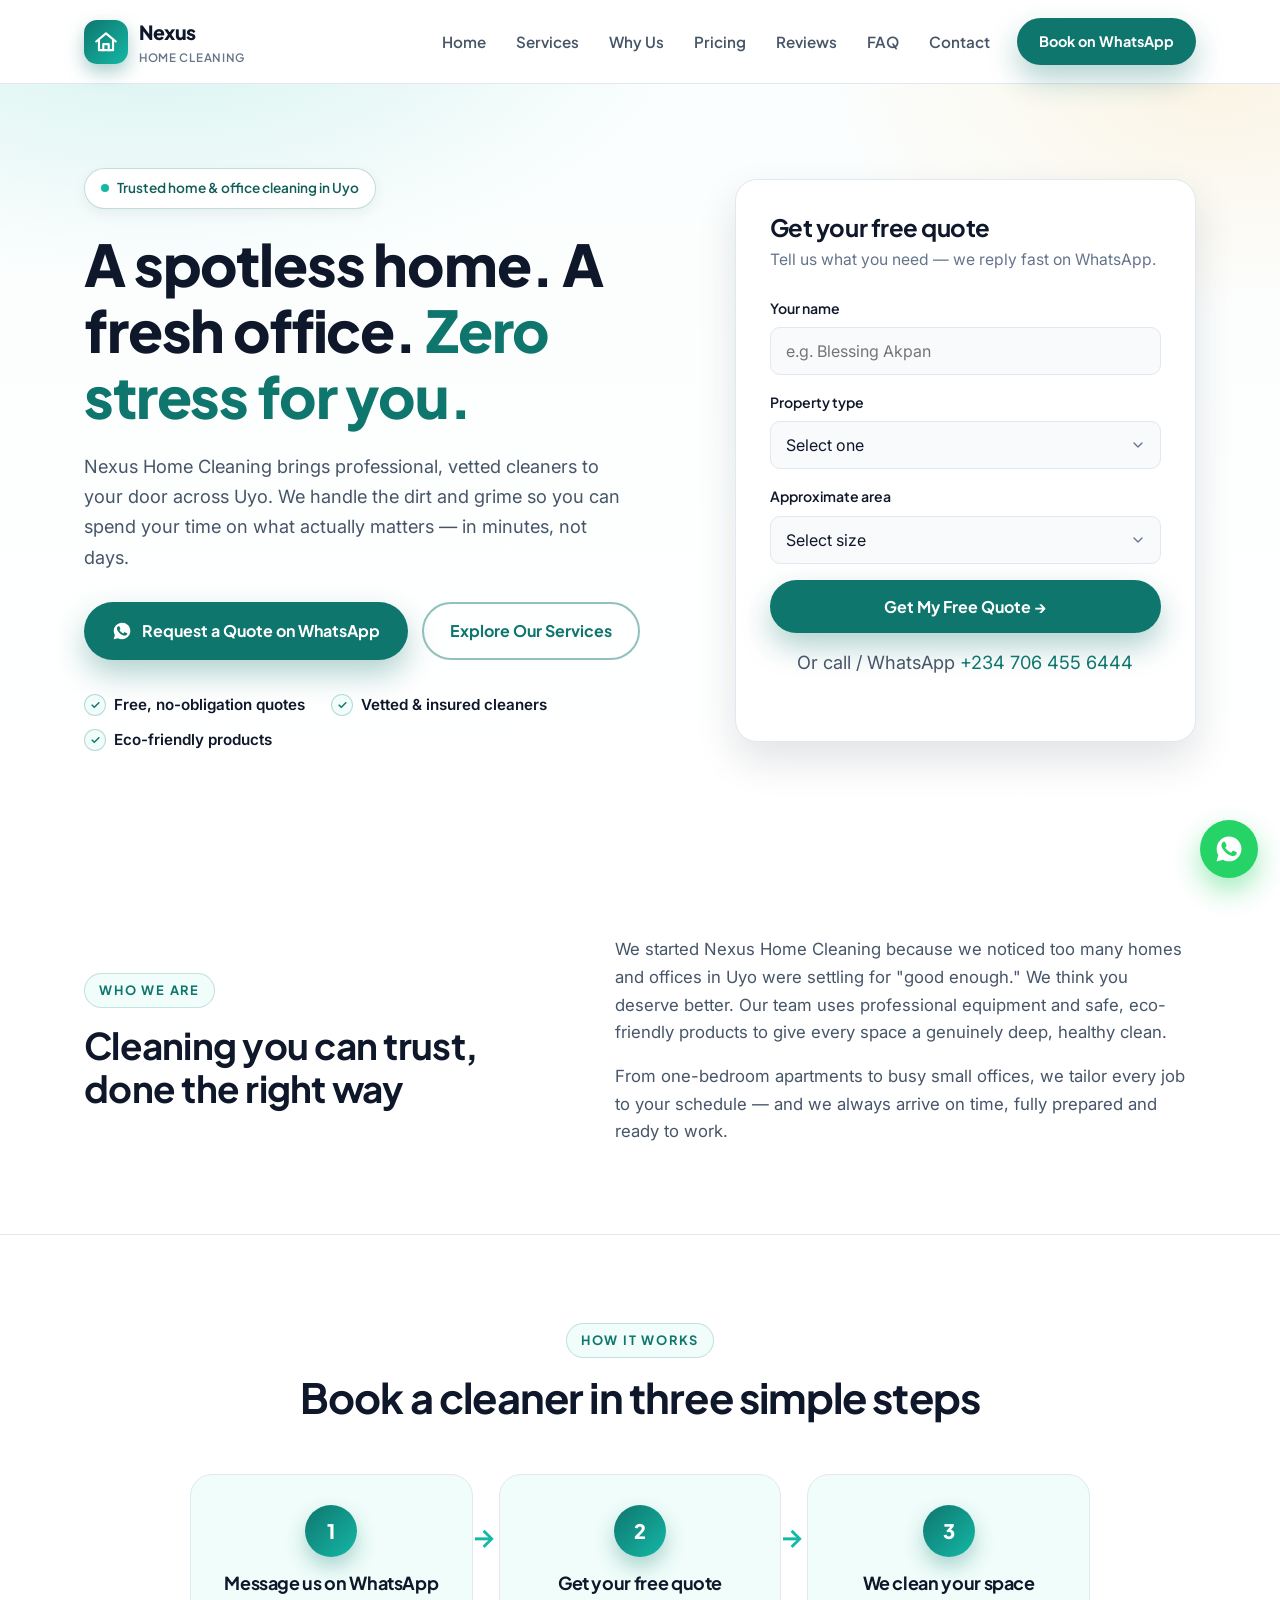
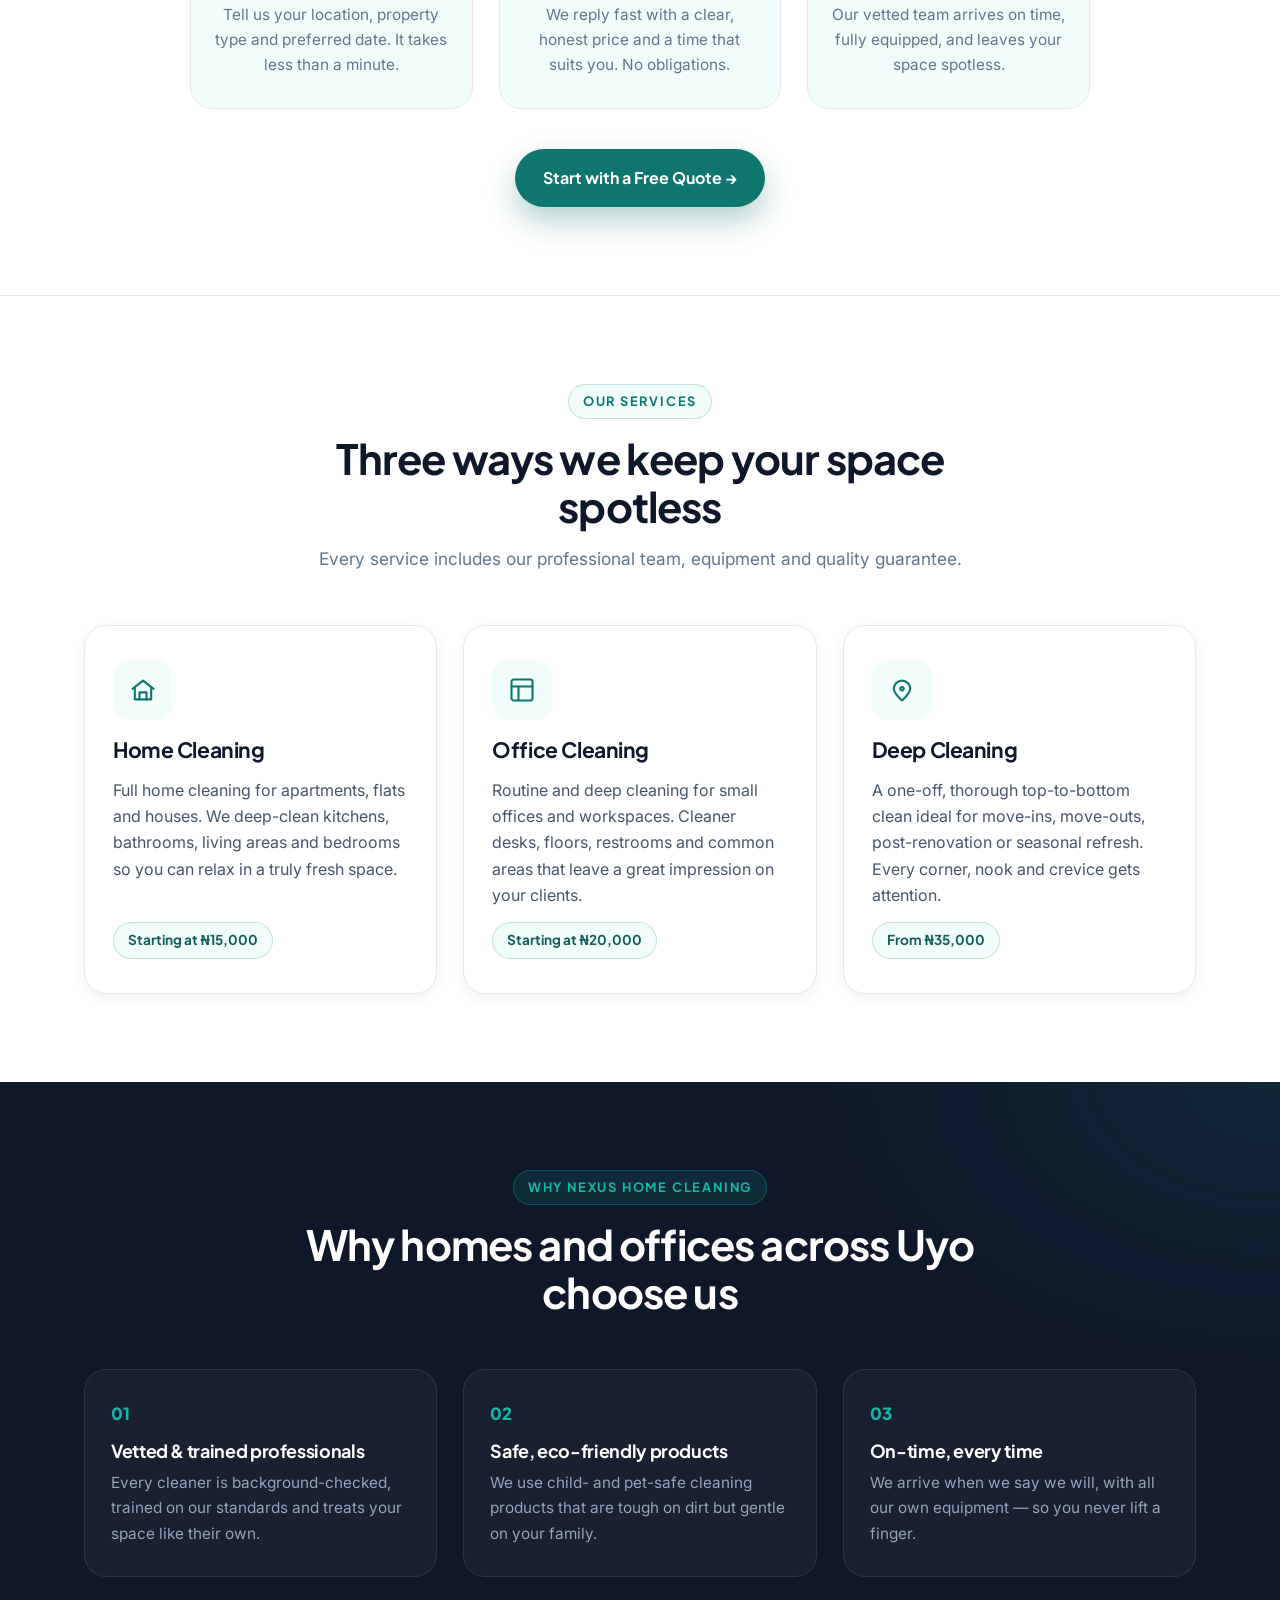
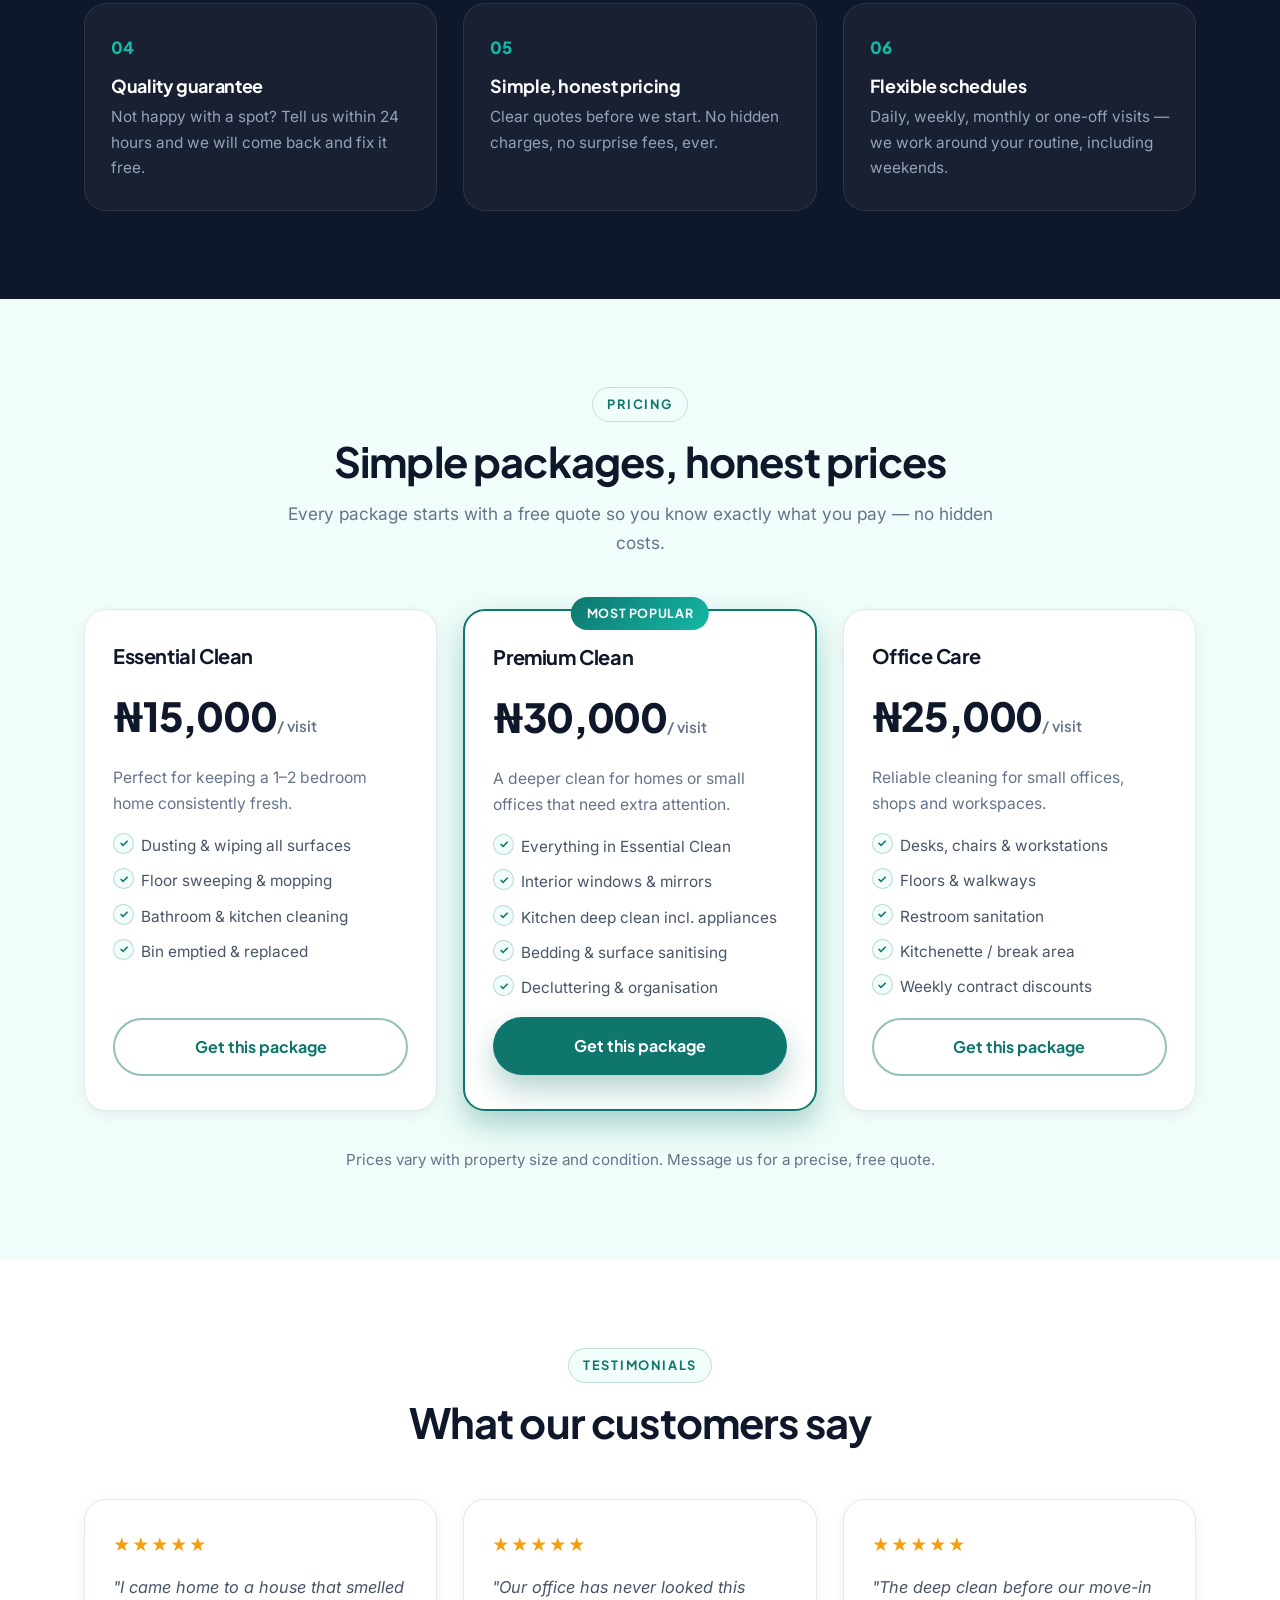
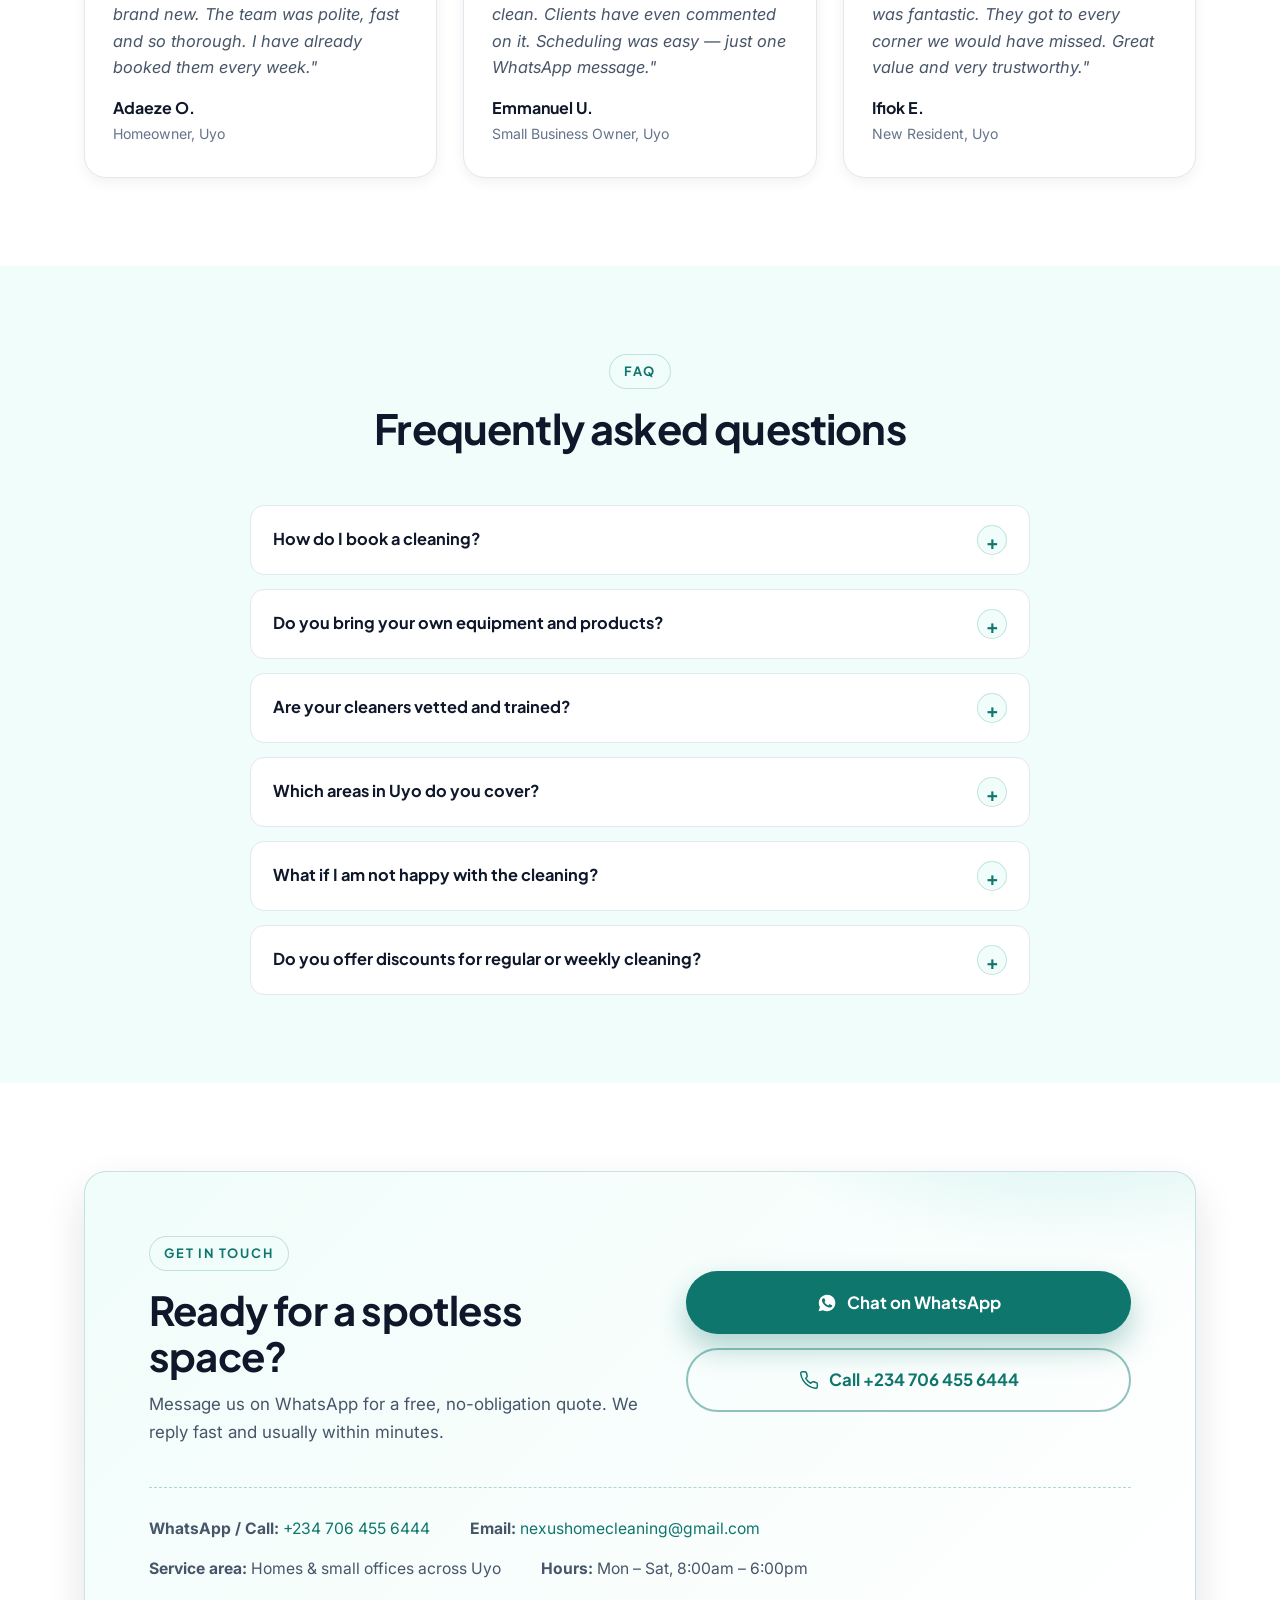
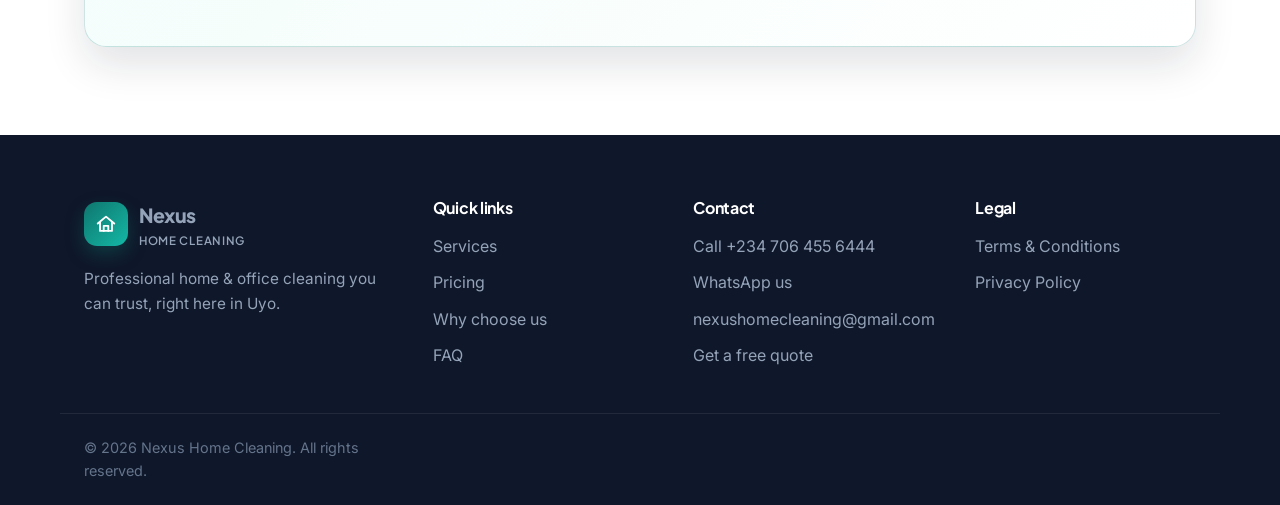
<file: index.html>
<!DOCTYPE html>
<html lang="en">
<head>
  <meta charset="UTF-8" />
  <meta name="viewport" content="width=device-width, initial-scale=1.0" />
  <meta name="description" content="Nexus Home Cleaning delivers reliable home and office cleaning in Uyo. Book instantly on WhatsApp and get a free quote. Call or WhatsApp +234 706 455 6444." />
  <title>Nexus Home Cleaning | Trusted Home &amp; Office Cleaning in Uyo</title>
  <link rel="icon" type="image/svg+xml" href="favicon.svg" />
  <meta property="og:type" content="website" />
  <meta property="og:site_name" content="Nexus Home Cleaning" />
  <meta property="og:title" content="Nexus Home Cleaning | Trusted Home &amp; Office Cleaning in Uyo" />
  <meta property="og:description" content="Professional home and office cleaning in Uyo. Vetted cleaners, eco-friendly products and free quotes — book instantly on WhatsApp." />
  <meta property="og:url" content="https://Woneynavy.github.io/nexus/" />
  <meta property="og:image" content="https://Woneynavy.github.io/nexus/favicon.svg" />
  <meta name="theme-color" content="#0f766e" />
  <link rel="preconnect" href="https://fonts.googleapis.com" />
  <link rel="preconnect" href="https://fonts.gstatic.com" crossorigin />
  <link href="https://fonts.googleapis.com/css2?family=Plus+Jakarta+Sans:wght@400;500;600;700;800&family=Inter:wght@400;500;600&display=swap" rel="stylesheet" />
  <link rel="stylesheet" href="styles.css" />
</head>
<body>

  <!-- ===== Header / Navigation ===== -->
  <header class="site-header" id="siteHeader">
    <div class="container nav-wrap">
      <a href="#home" class="brand" aria-label="Nexus Home Cleaning home">
        <span class="brand-mark" aria-hidden="true">
          <svg viewBox="0 0 24 24" width="26" height="26" fill="none" stroke="currentColor" stroke-width="2" stroke-linecap="round" stroke-linejoin="round">
            <path d="M3 11.5 12 4l9 7.5" />
            <path d="M5.5 10v9.5h13V10" />
            <path d="M9.5 19.5V14h5v5.5" />
          </svg>
        </span>
        <span class="brand-text">Nexus<span>Home Cleaning</span></span>
      </a>

      <button class="nav-toggle" id="navToggle" aria-label="Toggle navigation" aria-expanded="false" aria-controls="primaryNav">
        <span></span><span></span><span></span>
      </button>

      <nav class="primary-nav" id="primaryNav" aria-label="Main navigation">
        <a href="#home" class="nav-link">Home</a>
        <a href="#services" class="nav-link">Services</a>
        <a href="#why-us" class="nav-link">Why Us</a>
        <a href="#pricing" class="nav-link">Pricing</a>
        <a href="#testimonials" class="nav-link">Reviews</a>
        <a href="#faq" class="nav-link">FAQ</a>
        <a href="#contact" class="nav-link">Contact</a>
        <a href="https://wa.me/2347064556444?text=Hello%20Nexus%20Home%20Cleaning!%20I%20would%20like%20to%20request%20a%20quote%20for%20cleaning%20services." class="btn btn-primary btn-sm nav-cta" target="_blank" rel="noopener">
          Book on WhatsApp
        </a>
      </nav>
    </div>
  </header>

  <main>

    <!-- ===== Hero ===== -->
    <section class="hero" id="home">
      <div class="container hero-grid">
        <div class="hero-content">
          <span class="badge">Trusted home &amp; office cleaning in Uyo</span>
          <h1>A spotless home. A fresh office. <span>Zero stress for you.</span></h1>
          <p>
            Nexus Home Cleaning brings professional, vetted cleaners to your
            door across Uyo. We handle the dirt and grime so you can spend your
            time on what actually matters — in minutes, not days.
          </p>
          <div class="hero-actions">
            <a href="https://wa.me/2347064556444?text=Hello%20Nexus%20Home%20Cleaning!%20I%20would%20like%20to%20request%20a%20quote%20for%20cleaning%20services." class="btn btn-primary" target="_blank" rel="noopener">
              <svg viewBox="0 0 24 24" width="20" height="20" fill="currentColor" aria-hidden="true"><path d="M12.04 2C6.58 2 2.13 6.45 2.13 11.91c0 1.75.46 3.45 1.32 4.95L2 22l5.25-1.38c1.45.79 3.08 1.21 4.79 1.21h.01c5.46 0 9.91-4.45 9.91-9.91 0-2.65-1.03-5.14-2.9-7.01A9.82 9.82 0 0 0 12.04 2zm5.83 14.12c-.25.7-1.45 1.33-2 1.38-.51.05-1.16.07-1.87-.12-.43-.12-.99-.32-1.7-.63-3.01-1.3-4.97-4.33-5.12-4.53-.15-.2-1.22-1.63-1.22-3.1 0-1.47.77-2.2 1.05-2.5.27-.3.6-.37.8-.37.2 0 .4 0 .57.01.18.01.43-.07.67.51.25.6.85 2.07.92 2.22.08.15.13.33.03.53-.1.2-.15.32-.3.5-.15.18-.32.4-.45.53-.15.15-.31.32-.13.63.18.3.79 1.3 1.7 2.11 1.17 1.04 2.15 1.36 2.46 1.51.3.15.48.13.66-.08.18-.2.76-.88.96-1.19.2-.3.4-.25.67-.15.28.1 1.75.83 2.05.98.3.15.5.22.57.35.08.12.08.73-.17 1.43z"/></svg>
              Request a Quote on WhatsApp
            </a>
            <a href="#services" class="btn btn-outline">Explore Our Services</a>
          </div>
          <ul class="hero-trust">
            <li><span class="check">&#10003;</span> Free, no-obligation quotes</li>
            <li><span class="check">&#10003;</span> Vetted &amp; insured cleaners</li>
            <li><span class="check">&#10003;</span> Eco-friendly products</li>
          </ul>
        </div>

        <div class="hero-card">
          <div class="hero-card-head">
            <h2>Get your free quote</h2>
            <p>Tell us what you need — we reply fast on WhatsApp.</p>
          </div>
          <form id="quoteForm" class="quote-form" novalidate>
            <div class="field">
              <label for="qName">Your name</label>
              <input type="text" id="qName" name="name" placeholder="e.g. Blessing Akpan" required />
            </div>
            <div class="field">
              <label for="qType">Property type</label>
              <select id="qType" name="type" required>
                <option value="" disabled selected>Select one</option>
                <option value="Home">Home</option>
                <option value="Small Office">Small Office</option>
                <option value="Deep Clean">Deep Clean (one-off)</option>
              </select>
            </div>
            <div class="field">
              <label for="qArea">Approximate area</label>
              <select id="qArea" name="area" required>
                <option value="" disabled selected>Select size</option>
                <option value="1-2 Bedroom">1–2 Bedrooms</option>
                <option value="3-4 Bedrooms">3–4 Bedrooms</option>
                <option value="Small Office">Small Office</option>
                <option value="Not sure">Not sure yet</option>
              </select>
            </div>
            <button type="submit" class="btn btn-primary btn-block">
              Get My Free Quote &rarr;
            </button>
            <p class="form-note">Or call / WhatsApp <a href="tel:+2347064556444">+234 706 455 6444</a></p>
          </form>
        </div>
      </div>
    </section>

    <!-- ===== Intro / About ===== -->
    <section class="section intro">
      <div class="container intro-grid">
        <div>
          <span class="section-label">Who we are</span>
          <h2>Cleaning you can trust, done the right way</h2>
        </div>
        <div>
          <p>
            We started Nexus Home Cleaning because we noticed too many homes and
            offices in Uyo were settling for "good enough." We think you deserve
            better. Our team uses professional equipment and safe, eco-friendly
            products to give every space a genuinely deep, healthy clean.
          </p>
          <p>
            From one-bedroom apartments to busy small offices, we tailor every
            job to your schedule — and we always arrive on time, fully prepared
            and ready to work.
          </p>
        </div>
      </div>
    </section>

    <!-- ===== How it works ===== -->
    <section class="section how" id="how-it-works">
      <div class="container">
        <div class="section-head">
          <span class="section-label">How it works</span>
          <h2>Book a cleaner in three simple steps</h2>
        </div>

        <div class="steps-grid">
          <div class="step">
            <span class="step-num">1</span>
            <h3>Message us on WhatsApp</h3>
            <p>Tell us your location, property type and preferred date. It takes less than a minute.</p>
          </div>
          <div class="step">
            <span class="step-num">2</span>
            <h3>Get your free quote</h3>
            <p>We reply fast with a clear, honest price and a time that suits you. No obligations.</p>
          </div>
          <div class="step">
            <span class="step-num">3</span>
            <h3>We clean your space</h3>
            <p>Our vetted team arrives on time, fully equipped, and leaves your space spotless.</p>
          </div>
        </div>

        <p class="steps-cta">
          <a href="https://wa.me/2347064556444?text=Hello%20Nexus%20Home%20Cleaning!%20I%20would%20like%20to%20request%20a%20quote%20for%20cleaning%20services." class="btn btn-primary" target="_blank" rel="noopener">Start with a Free Quote &rarr;</a>
        </p>
      </div>
    </section>

    <!-- ===== Services ===== -->
    <section class="section services" id="services">
      <div class="container">
        <div class="section-head">
          <span class="section-label">Our services</span>
          <h2>Three ways we keep your space spotless</h2>
          <p>Every service includes our professional team, equipment and quality guarantee.</p>
        </div>

        <div class="cards-grid">
          <article class="service-card">
            <div class="card-icon" aria-hidden="true">
              <svg viewBox="0 0 24 24" width="28" height="28" fill="none" stroke="currentColor" stroke-width="1.8" stroke-linecap="round" stroke-linejoin="round"><path d="M3 11l9-7 9 7"/><path d="M5 10v10h14V10"/><path d="M9 20v-6h6v6"/></svg>
            </div>
            <h3>Home Cleaning</h3>
            <p>Full home cleaning for apartments, flats and houses. We deep-clean kitchens, bathrooms, living areas and bedrooms so you can relax in a truly fresh space.</p>
            <span class="card-tag">Starting at &#8358;15,000</span>
          </article>

          <article class="service-card">
            <div class="card-icon" aria-hidden="true">
              <svg viewBox="0 0 24 24" width="28" height="28" fill="none" stroke="currentColor" stroke-width="1.8" stroke-linecap="round" stroke-linejoin="round"><rect x="3" y="3" width="18" height="18" rx="2"/><path d="M3 9h18"/><path d="M9 21V9"/></svg>
            </div>
            <h3>Office Cleaning</h3>
            <p>Routine and deep cleaning for small offices and workspaces. Cleaner desks, floors, restrooms and common areas that leave a great impression on your clients.</p>
            <span class="card-tag">Starting at &#8358;20,000</span>
          </article>

          <article class="service-card">
            <div class="card-icon" aria-hidden="true">
              <svg viewBox="0 0 24 24" width="28" height="28" fill="none" stroke="currentColor" stroke-width="1.8" stroke-linecap="round" stroke-linejoin="round"><path d="M12 21c-4-3.5-7-6.6-7-10a7 7 0 0 1 14 0c0 3.4-3 6.5-7 10z"/><path d="M12 9.5a1.5 1.5 0 1 0 0 3 1.5 1.5 0 0 0 0-3z"/></svg>
            </div>
            <h3>Deep Cleaning</h3>
            <p>A one-off, thorough top-to-bottom clean ideal for move-ins, move-outs, post-renovation or seasonal refresh. Every corner, nook and crevice gets attention.</p>
            <span class="card-tag">From &#8358;35,000</span>
          </article>
        </div>
      </div>
    </section>

    <!-- ===== Why Choose Us ===== -->
    <section class="section why" id="why-us">
      <div class="container">
        <div class="section-head">
          <span class="section-label">Why Nexus Home Cleaning</span>
          <h2>Why homes and offices across Uyo choose us</h2>
        </div>

        <div class="features-grid">
          <div class="feature">
            <span class="feature-num">01</span>
            <h3>Vetted &amp; trained professionals</h3>
            <p>Every cleaner is background-checked, trained on our standards and treats your space like their own.</p>
          </div>
          <div class="feature">
            <span class="feature-num">02</span>
            <h3>Safe, eco-friendly products</h3>
            <p>We use child- and pet-safe cleaning products that are tough on dirt but gentle on your family.</p>
          </div>
          <div class="feature">
            <span class="feature-num">03</span>
            <h3>On-time, every time</h3>
            <p>We arrive when we say we will, with all our own equipment — so you never lift a finger.</p>
          </div>
          <div class="feature">
            <span class="feature-num">04</span>
            <h3>Quality guarantee</h3>
            <p>Not happy with a spot? Tell us within 24 hours and we will come back and fix it free.</p>
          </div>
          <div class="feature">
            <span class="feature-num">05</span>
            <h3>Simple, honest pricing</h3>
            <p>Clear quotes before we start. No hidden charges, no surprise fees, ever.</p>
          </div>
          <div class="feature">
            <span class="feature-num">06</span>
            <h3>Flexible schedules</h3>
            <p>Daily, weekly, monthly or one-off visits — we work around your routine, including weekends.</p>
          </div>
        </div>
      </div>
    </section>

    <!-- ===== Pricing ===== -->
    <section class="section pricing" id="pricing">
      <div class="container">
        <div class="section-head">
          <span class="section-label">Pricing</span>
          <h2>Simple packages, honest prices</h2>
          <p>Every package starts with a free quote so you know exactly what you pay — no hidden costs.</p>
        </div>

        <div class="cards-grid">
          <article class="price-card">
            <h3>Essential Clean</h3>
            <div class="price">&#8358;15,000<span>/ visit</span></div>
            <p class="price-desc">Perfect for keeping a 1–2 bedroom home consistently fresh.</p>
            <ul class="price-list">
              <li>Dusting &amp; wiping all surfaces</li>
              <li>Floor sweeping &amp; mopping</li>
              <li>Bathroom &amp; kitchen cleaning</li>
              <li>Bin emptied &amp; replaced</li>
            </ul>
            <a href="https://wa.me/2347064556444?text=Hello%20Nexus%20Home%20Cleaning!%20I%27m%20interested%20in%20the%20Essential%20Clean%20package%20(%E2%82%A6%2015%2C000).%20Please%20send%20me%20a%20quote." class="btn btn-outline btn-block" target="_blank" rel="noopener">Get this package</a>
          </article>

          <article class="price-card featured">
            <span class="featured-badge">Most Popular</span>
            <h3>Premium Clean</h3>
            <div class="price">&#8358;30,000<span>/ visit</span></div>
            <p class="price-desc">A deeper clean for homes or small offices that need extra attention.</p>
            <ul class="price-list">
              <li>Everything in Essential Clean</li>
              <li>Interior windows &amp; mirrors</li>
              <li>Kitchen deep clean incl. appliances</li>
              <li>Bedding &amp; surface sanitising</li>
              <li>Decluttering &amp; organisation</li>
            </ul>
            <a href="https://wa.me/2347064556444?text=Hello%20Nexus%20Home%20Cleaning!%20I%27m%20interested%20in%20the%20Premium%20Clean%20package%20(%E2%82%A6%2030%2C000).%20Please%20send%20me%20a%20quote." class="btn btn-primary btn-block" target="_blank" rel="noopener">Get this package</a>
          </article>

          <article class="price-card">
            <h3>Office Care</h3>
            <div class="price">&#8358;25,000<span>/ visit</span></div>
            <p class="price-desc">Reliable cleaning for small offices, shops and workspaces.</p>
            <ul class="price-list">
              <li>Desks, chairs &amp; workstations</li>
              <li>Floors &amp; walkways</li>
              <li>Restroom sanitation</li>
              <li>Kitchenette / break area</li>
              <li>Weekly contract discounts</li>
            </ul>
            <a href="https://wa.me/2347064556444?text=Hello%20Nexus%20Home%20Cleaning!%20I%27m%20interested%20in%20the%20Office%20Care%20package%20(%E2%82%A6%2025%2C000).%20Please%20send%20me%20a%20quote." class="btn btn-outline btn-block" target="_blank" rel="noopener">Get this package</a>
          </article>
        </div>

        <p class="pricing-note">Prices vary with property size and condition. Message us for a precise, free quote.</p>
      </div>
    </section>

    <!-- ===== Testimonials ===== -->
    <section class="section testimonials" id="testimonials">
      <div class="container">
        <div class="section-head">
          <span class="section-label">Testimonials</span>
          <h2>What our customers say</h2>
        </div>

        <div class="testimonial-grid">
          <figure class="testimonial">
            <div class="stars" aria-label="5 out of 5 stars">&#9733;&#9733;&#9733;&#9733;&#9733;</div>
            <blockquote>"I came home to a house that smelled brand new. The team was polite, fast and so thorough. I have already booked them every week."</blockquote>
            <figcaption><strong>Adaeze O.</strong><span>Homeowner, Uyo</span></figcaption>
          </figure>

          <figure class="testimonial">
            <div class="stars" aria-label="5 out of 5 stars">&#9733;&#9733;&#9733;&#9733;&#9733;</div>
            <blockquote>"Our office has never looked this clean. Clients have even commented on it. Scheduling was easy — just one WhatsApp message."</blockquote>
            <figcaption><strong>Emmanuel U.</strong><span>Small Business Owner, Uyo</span></figcaption>
          </figure>

          <figure class="testimonial">
            <div class="stars" aria-label="5 out of 5 stars">&#9733;&#9733;&#9733;&#9733;&#9733;</div>
            <blockquote>"The deep clean before our move-in was fantastic. They got to every corner we would have missed. Great value and very trustworthy."</blockquote>
            <figcaption><strong>Ifiok E.</strong><span>New Resident, Uyo</span></figcaption>
          </figure>
        </div>
      </div>
    </section>

    <!-- ===== FAQ ===== -->
    <section class="section faq" id="faq">
      <div class="container">
        <div class="section-head">
          <span class="section-label">FAQ</span>
          <h2>Frequently asked questions</h2>
        </div>

        <div class="faq-list">
          <details class="faq-item">
            <summary>How do I book a cleaning?</summary>
            <div class="faq-answer">
              <p>Simply tap the WhatsApp button, tell us your address, property size and preferred date, and we will send you a free quote within minutes. You can also call or WhatsApp us directly on <a href="https://wa.me/2347064556444">+234 706 455 6444</a>.</p>
            </div>
          </details>

          <details class="faq-item">
            <summary>Do you bring your own equipment and products?</summary>
            <div class="faq-answer">
              <p>Yes. Our team arrives fully equipped with professional tools and eco-friendly, child- and pet-safe cleaning products. All you need to do is unlock the door.</p>
            </div>
          </details>

          <details class="faq-item">
            <summary>Are your cleaners vetted and trained?</summary>
            <div class="faq-answer">
              <p>Absolutely. Every member of our team is background-checked, trained on our cleaning standards and supervised on first-time jobs to ensure quality.</p>
            </div>
          </details>

          <details class="faq-item">
            <summary>Which areas in Uyo do you cover?</summary>
            <div class="faq-answer">
              <p>We currently serve homes and small offices across Uyo and surrounding areas, including Uyo Town, Itiam, Nsukara, Atiku Abasi Road, Ikot Ekpene Road and environs. Message us to confirm your location.</p>
            </div>
          </details>

          <details class="faq-item">
            <summary>What if I am not happy with the cleaning?</summary>
            <div class="faq-answer">
              <p>Your satisfaction is guaranteed. If anything is not up to standard, let us know within 24 hours and we will return to fix it at no extra cost.</p>
            </div>
          </details>

          <details class="faq-item">
            <summary>Do you offer discounts for regular or weekly cleaning?</summary>
            <div class="faq-answer">
              <p>Yes! Customers who book weekly or monthly packages enjoy discounted rates. Ask us on WhatsApp for our current recurring plans and save on every visit.</p>
            </div>
          </details>
        </div>
      </div>
    </section>

    <!-- ===== Contact / CTA ===== -->
    <section class="section contact" id="contact">
      <div class="container">
        <div class="contact-card">
          <div>
            <span class="section-label">Get in touch</span>
            <h2>Ready for a spotless space?</h2>
            <p>Message us on WhatsApp for a free, no-obligation quote. We reply fast and usually within minutes.</p>
          </div>
          <div class="contact-actions">
            <a href="https://wa.me/2347064556444?text=Hello%20Nexus%20Home%20Cleaning!%20I%20would%20like%20to%20request%20a%20quote%20for%20cleaning%20services." class="btn btn-primary btn-lg" target="_blank" rel="noopener">
              <svg viewBox="0 0 24 24" width="20" height="20" fill="currentColor" aria-hidden="true"><path d="M12.04 2C6.58 2 2.13 6.45 2.13 11.91c0 1.75.46 3.45 1.32 4.95L2 22l5.25-1.38c1.45.79 3.08 1.21 4.79 1.21h.01c5.46 0 9.91-4.45 9.91-9.91 0-2.65-1.03-5.14-2.9-7.01A9.82 9.82 0 0 0 12.04 2zm5.83 14.12c-.25.7-1.45 1.33-2 1.38-.51.05-1.16.07-1.87-.12-.43-.12-.99-.32-1.7-.63-3.01-1.3-4.97-4.33-5.12-4.53-.15-.2-1.22-1.63-1.22-3.1 0-1.47.77-2.2 1.05-2.5.27-.3.6-.37.8-.37.2 0 .4 0 .57.01.18.01.43-.07.67.51.25.6.85 2.07.92 2.22.08.15.13.33.03.53-.1.2-.15.32-.3.5-.15.18-.32.4-.45.53-.15.15-.31.32-.13.63.18.3.79 1.3 1.7 2.11 1.17 1.04 2.15 1.36 2.46 1.51.3.15.48.13.66-.08.18-.2.76-.88.96-1.19.2-.3.4-.25.67-.15.28.1 1.75.83 2.05.98.3.15.5.22.57.35.08.12.08.73-.17 1.43z"/></svg>
              Chat on WhatsApp
            </a>
            <a href="tel:+2347064556444" class="btn btn-outline btn-lg">
              <svg viewBox="0 0 24 24" width="20" height="20" fill="none" stroke="currentColor" stroke-width="1.8" stroke-linecap="round" stroke-linejoin="round" aria-hidden="true"><path d="M22 16.92v3a2 2 0 0 1-2.18 2 19.79 19.79 0 0 1-8.63-3.07 19.5 19.5 0 0 1-6-6A19.79 19.79 0 0 1 2.08 4.18 2 2 0 0 1 4.06 2h3a2 2 0 0 1 2 1.72c.13.96.36 1.9.7 2.81a2 2 0 0 1-.45 2.11L8.09 9.91a16 16 0 0 0 6 6l1.27-1.27a2 2 0 0 1 2.11-.45c.91.34 1.85.57 2.81.7A2 2 0 0 1 22 16.92z"/></svg>
              Call +234 706 455 6444
            </a>
          </div>
          <div class="contact-details">
            <p><strong>WhatsApp / Call:</strong> <a href="tel:+2347064556444">+234 706 455 6444</a></p>
            <p><strong>Email:</strong> <a href="mailto:nexushomecleaning@gmail.com">nexushomecleaning@gmail.com</a></p>
            <p><strong>Service area:</strong> Homes &amp; small offices across Uyo</p>
            <p><strong>Hours:</strong> Mon – Sat, 8:00am – 6:00pm</p>
          </div>
        </div>
      </div>
    </section>
  </main>

  <!-- ===== Footer ===== -->
  <footer class="site-footer">
    <div class="container footer-grid">
      <div>
        <a href="#home" class="brand brand-footer">
          <span class="brand-mark" aria-hidden="true">
            <svg viewBox="0 0 24 24" width="22" height="22" fill="none" stroke="currentColor" stroke-width="2" stroke-linecap="round" stroke-linejoin="round">
              <path d="M3 11.5 12 4l9 7.5" />
              <path d="M5.5 10v9.5h13V10" />
              <path d="M9.5 19.5V14h5v5.5" />
            </svg>
          </span>
          <span class="brand-text">Nexus<span>Home Cleaning</span></span>
        </a>
        <p>Professional home &amp; office cleaning you can trust, right here in Uyo.</p>
      </div>
      <div>
        <h4>Quick links</h4>
        <ul>
          <li><a href="#services">Services</a></li>
          <li><a href="#pricing">Pricing</a></li>
          <li><a href="#why-us">Why choose us</a></li>
          <li><a href="#faq">FAQ</a></li>
        </ul>
      </div>
      <div>
        <h4>Contact</h4>
        <ul>
          <li><a href="tel:+2347064556444">Call +234 706 455 6444</a></li>
          <li><a href="https://wa.me/2347064556444" target="_blank" rel="noopener">WhatsApp us</a></li>
          <li><a href="mailto:nexushomecleaning@gmail.com">nexushomecleaning@gmail.com</a></li>
          <li><a href="#contact">Get a free quote</a></li>
        </ul>
      </div>
      <div>
        <h4>Legal</h4>
        <ul>
          <li><a href="terms.html">Terms &amp; Conditions</a></li>
          <li><a href="privacy.html">Privacy Policy</a></li>
        </ul>
      </div>
    </div>
    <div class="container footer-bottom">
      <p>&copy; 2026 Nexus Home Cleaning. All rights reserved.</p>
    </div>
  </footer>

  <!-- ===== Floating WhatsApp button ===== -->
  <a href="https://wa.me/2347064556444?text=Hello%20Nexus%20Home%20Cleaning!%20I%20would%20like%20to%20request%20a%20quote%20for%20cleaning%20services." class="whatsapp-float" target="_blank" rel="noopener" aria-label="Chat with us on WhatsApp">
    <svg viewBox="0 0 24 24" width="30" height="30" fill="currentColor" aria-hidden="true"><path d="M12.04 2C6.58 2 2.13 6.45 2.13 11.91c0 1.75.46 3.45 1.32 4.95L2 22l5.25-1.38c1.45.79 3.08 1.21 4.79 1.21h.01c5.46 0 9.91-4.45 9.91-9.91 0-2.65-1.03-5.14-2.9-7.01A9.82 9.82 0 0 0 12.04 2zm5.83 14.12c-.25.7-1.45 1.33-2 1.38-.51.05-1.16.07-1.87-.12-.43-.12-.99-.32-1.7-.63-3.01-1.3-4.97-4.33-5.12-4.53-.15-.2-1.22-1.63-1.22-3.1 0-1.47.77-2.2 1.05-2.5.27-.3.6-.37.8-.37.2 0 .4 0 .57.01.18.01.43-.07.67.51.25.6.85 2.07.92 2.22.08.15.13.33.03.53-.1.2-.15.32-.3.5-.15.18-.32.4-.45.53-.15.15-.31.32-.13.63.18.3.79 1.3 1.7 2.11 1.17 1.04 2.15 1.36 2.46 1.51.3.15.48.13.66-.08.18-.2.76-.88.96-1.19.2-.3.4-.25.67-.15.28.1 1.75.83 2.05.98.3.15.5.22.57.35.08.12.08.73-.17 1.43z"/></svg>
  </a>

  <script src="script.js"></script>
</body>
</html>
</file>
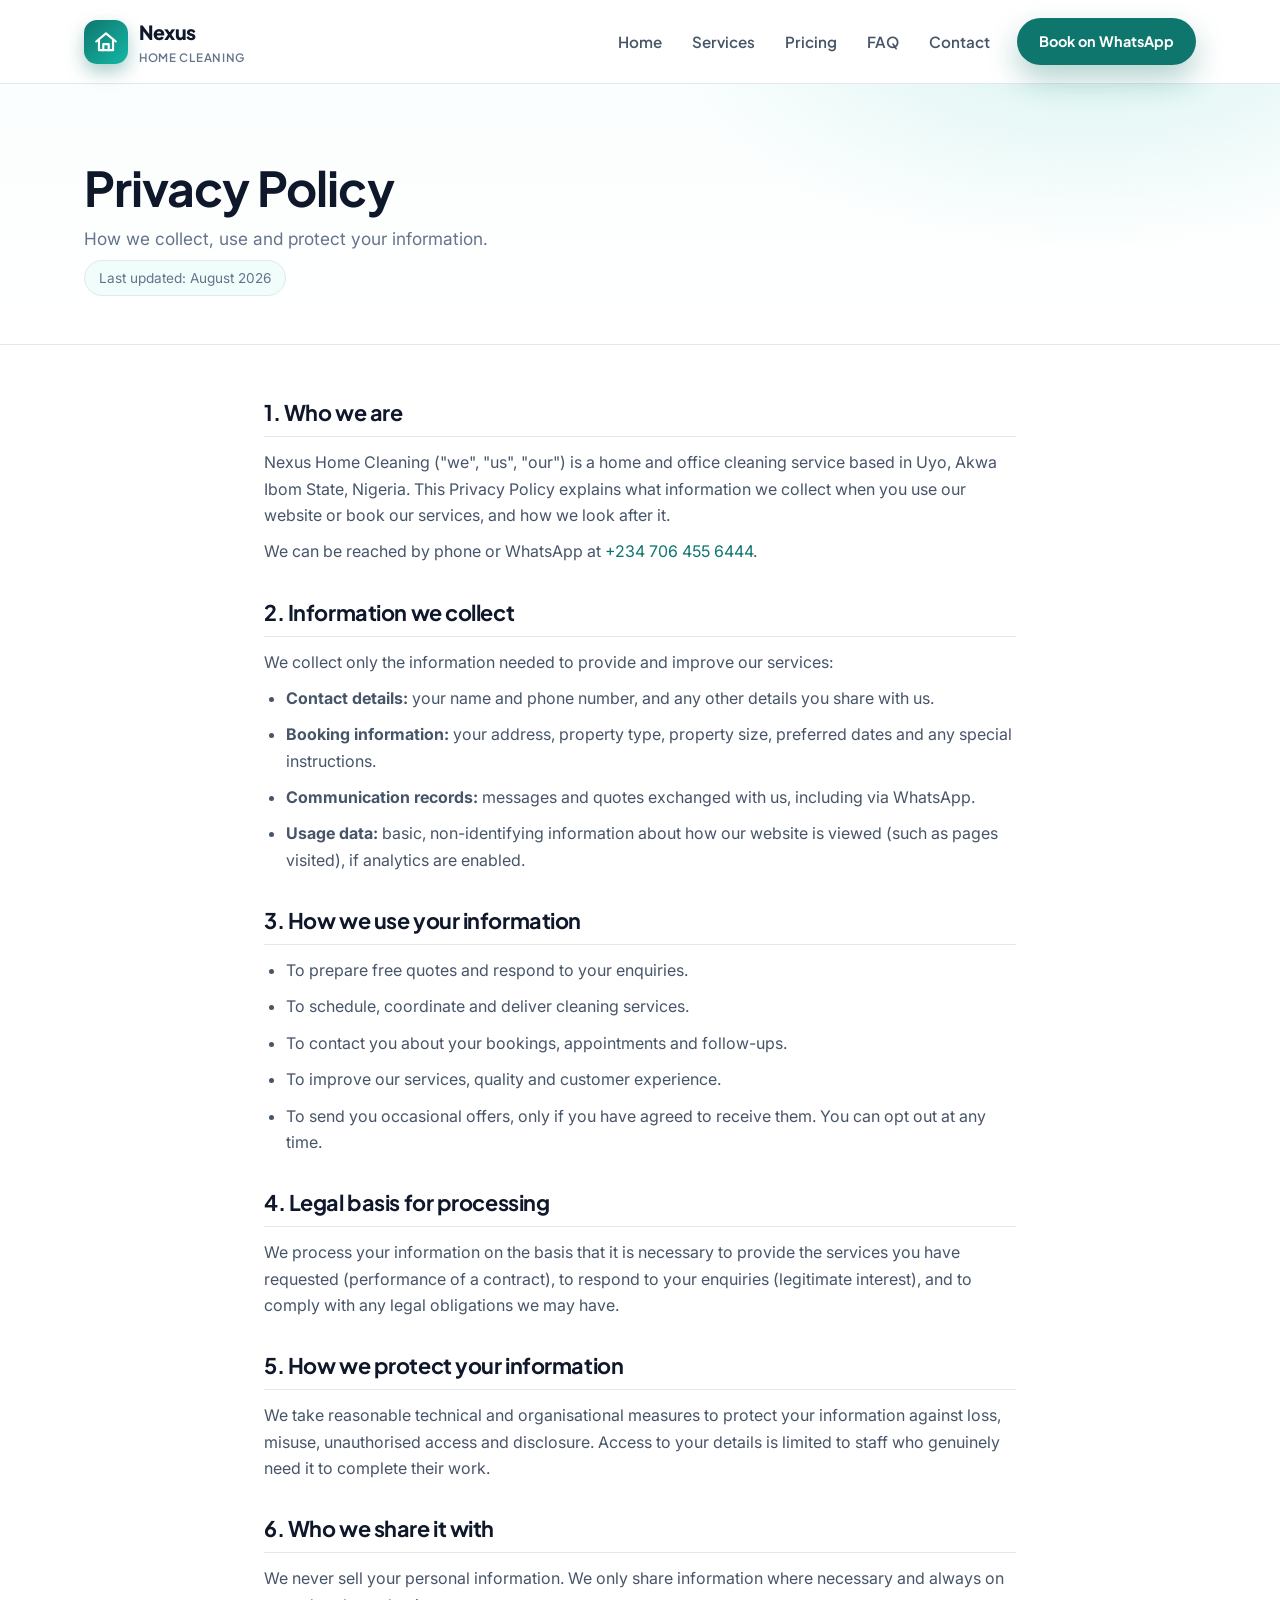
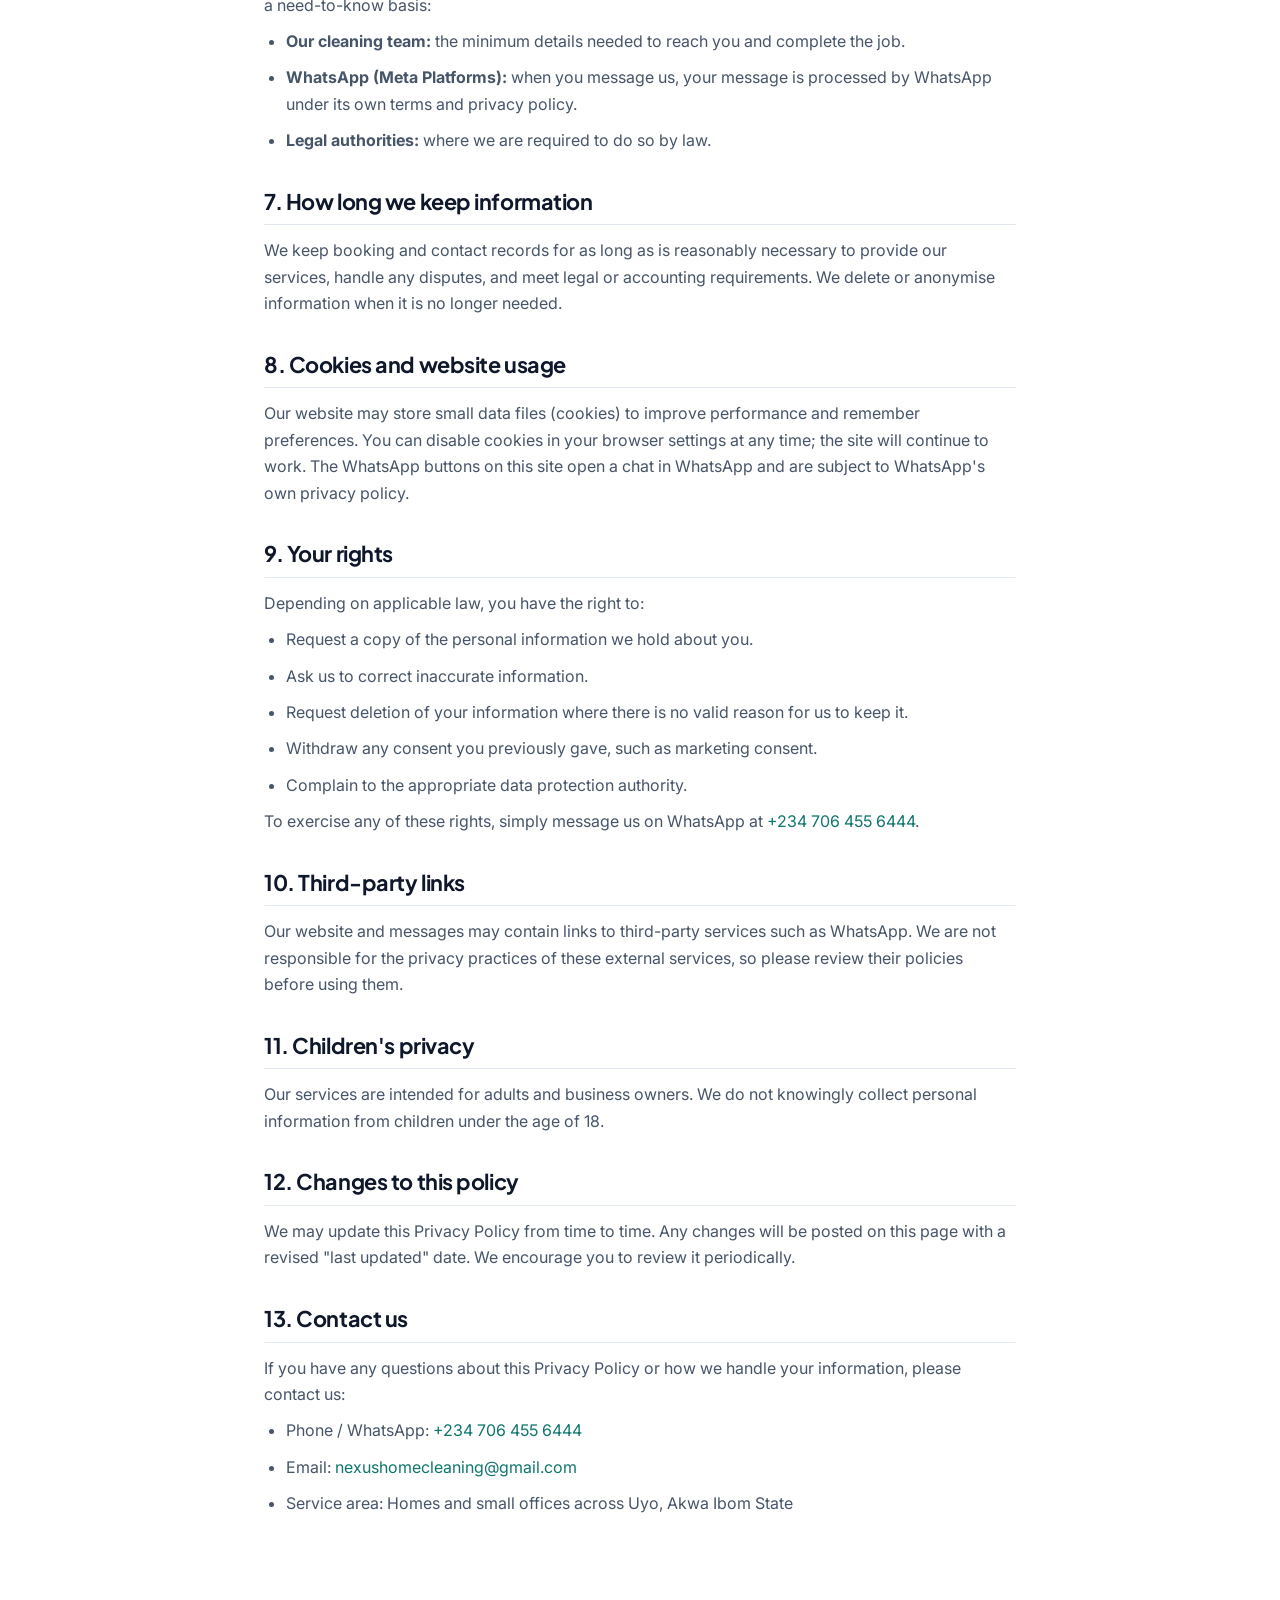
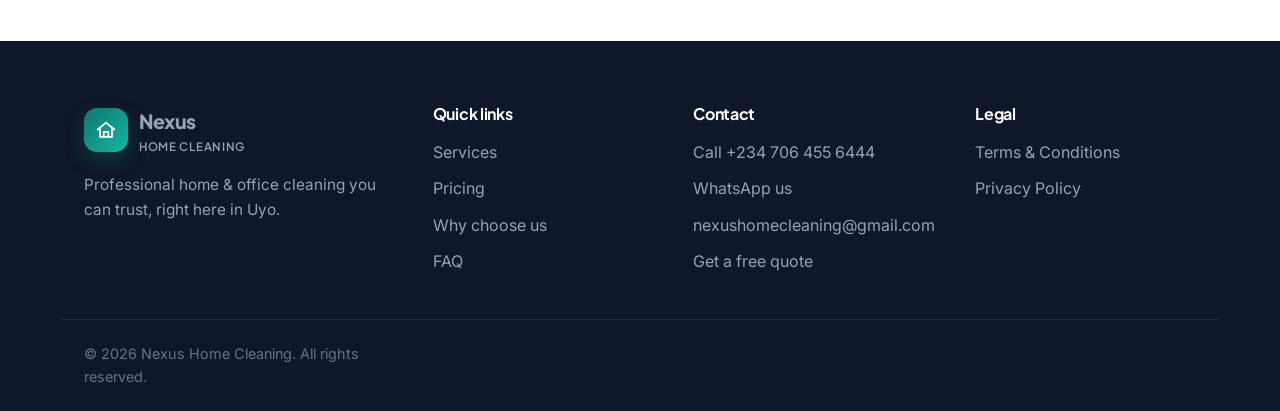
<file: privacy.html>
<!DOCTYPE html>
<html lang="en">
<head>
  <meta charset="UTF-8" />
  <meta name="viewport" content="width=device-width, initial-scale=1.0" />
  <meta name="robots" content="noindex" />
  <title>Privacy Policy | Nexus Home Cleaning</title>
  <link rel="icon" type="image/svg+xml" href="favicon.svg" />
  <link rel="preconnect" href="https://fonts.googleapis.com" />
  <link rel="preconnect" href="https://fonts.gstatic.com" crossorigin />
  <link href="https://fonts.googleapis.com/css2?family=Plus+Jakarta+Sans:wght@400;500;600;700;800&family=Inter:wght@400;500;600&display=swap" rel="stylesheet" />
  <link rel="stylesheet" href="styles.css" />
</head>
<body>

  <header class="site-header" id="siteHeader">
    <div class="container nav-wrap">
      <a href="index.html" class="brand" aria-label="Nexus Home Cleaning home">
        <span class="brand-mark" aria-hidden="true">
          <svg viewBox="0 0 24 24" width="26" height="26" fill="none" stroke="currentColor" stroke-width="2" stroke-linecap="round" stroke-linejoin="round">
            <path d="M3 11.5 12 4l9 7.5" />
            <path d="M5.5 10v9.5h13V10" />
            <path d="M9.5 19.5V14h5v5.5" />
          </svg>
        </span>
        <span class="brand-text">Nexus<span>Home Cleaning</span></span>
      </a>

      <button class="nav-toggle" id="navToggle" aria-label="Toggle navigation" aria-expanded="false" aria-controls="primaryNav">
        <span></span><span></span><span></span>
      </button>

      <nav class="primary-nav" id="primaryNav" aria-label="Main navigation">
        <a href="index.html" class="nav-link">Home</a>
        <a href="index.html#services" class="nav-link">Services</a>
        <a href="index.html#pricing" class="nav-link">Pricing</a>
        <a href="index.html#faq" class="nav-link">FAQ</a>
        <a href="index.html#contact" class="nav-link">Contact</a>
        <a href="https://wa.me/2347064556444?text=Hello%20Nexus%20Home%20Cleaning!%20I%20would%20like%20to%20request%20a%20quote%20for%20cleaning%20services." class="btn btn-primary btn-sm nav-cta" target="_blank" rel="noopener">Book on WhatsApp</a>
      </nav>
    </div>
  </header>

  <section class="legal-hero">
    <div class="container">
      <h1>Privacy Policy</h1>
      <p>How we collect, use and protect your information.</p>
      <span class="legal-updated">Last updated: August 2026</span>
    </div>
  </section>

  <main class="legal-body">
    <div class="container legal-wrap">

      <div class="legal-block">
        <h2>1. Who we are</h2>
        <p>
          Nexus Home Cleaning ("we", "us", "our") is a home and office cleaning service based in
          Uyo, Akwa Ibom State, Nigeria. This Privacy Policy explains what information we collect
          when you use our website or book our services, and how we look after it.
        </p>
        <p>
          We can be reached by phone or WhatsApp at
          <a href="tel:+2347064556444">+234 706 455 6444</a>.
        </p>
      </div>

      <div class="legal-block">
        <h2>2. Information we collect</h2>
        <p>We collect only the information needed to provide and improve our services:</p>
        <ul>
          <li><strong>Contact details:</strong> your name and phone number, and any other details you share with us.</li>
          <li><strong>Booking information:</strong> your address, property type, property size, preferred dates and any special instructions.</li>
          <li><strong>Communication records:</strong> messages and quotes exchanged with us, including via WhatsApp.</li>
          <li><strong>Usage data:</strong> basic, non-identifying information about how our website is viewed (such as pages visited), if analytics are enabled.</li>
        </ul>
      </div>

      <div class="legal-block">
        <h2>3. How we use your information</h2>
        <ul>
          <li>To prepare free quotes and respond to your enquiries.</li>
          <li>To schedule, coordinate and deliver cleaning services.</li>
          <li>To contact you about your bookings, appointments and follow-ups.</li>
          <li>To improve our services, quality and customer experience.</li>
          <li>To send you occasional offers, only if you have agreed to receive them. You can opt out at any time.</li>
        </ul>
      </div>

      <div class="legal-block">
        <h2>4. Legal basis for processing</h2>
        <p>
          We process your information on the basis that it is necessary to provide the services
          you have requested (performance of a contract), to respond to your enquiries (legitimate
          interest), and to comply with any legal obligations we may have.
        </p>
      </div>

      <div class="legal-block">
        <h2>5. How we protect your information</h2>
        <p>
          We take reasonable technical and organisational measures to protect your information
          against loss, misuse, unauthorised access and disclosure. Access to your details is
          limited to staff who genuinely need it to complete their work.
        </p>
      </div>

      <div class="legal-block">
        <h2>6. Who we share it with</h2>
        <p>We never sell your personal information. We only share information where necessary and always on a need-to-know basis:</p>
        <ul>
          <li><strong>Our cleaning team:</strong> the minimum details needed to reach you and complete the job.</li>
          <li><strong>WhatsApp (Meta Platforms):</strong> when you message us, your message is processed by WhatsApp under its own terms and privacy policy.</li>
          <li><strong>Legal authorities:</strong> where we are required to do so by law.</li>
        </ul>
      </div>

      <div class="legal-block">
        <h2>7. How long we keep information</h2>
        <p>
          We keep booking and contact records for as long as is reasonably necessary to provide
          our services, handle any disputes, and meet legal or accounting requirements. We delete
          or anonymise information when it is no longer needed.
        </p>
      </div>

      <div class="legal-block">
        <h2>8. Cookies and website usage</h2>
        <p>
          Our website may store small data files (cookies) to improve performance and remember
          preferences. You can disable cookies in your browser settings at any time; the site will
          continue to work. The WhatsApp buttons on this site open a chat in WhatsApp and are
          subject to WhatsApp's own privacy policy.
        </p>
      </div>

      <div class="legal-block">
        <h2>9. Your rights</h2>
        <p>Depending on applicable law, you have the right to:</p>
        <ul>
          <li>Request a copy of the personal information we hold about you.</li>
          <li>Ask us to correct inaccurate information.</li>
          <li>Request deletion of your information where there is no valid reason for us to keep it.</li>
          <li>Withdraw any consent you previously gave, such as marketing consent.</li>
          <li>Complain to the appropriate data protection authority.</li>
        </ul>
        <p>
          To exercise any of these rights, simply message us on WhatsApp at
          <a href="https://wa.me/2347064556444">+234 706 455 6444</a>.
        </p>
      </div>

      <div class="legal-block">
        <h2>10. Third-party links</h2>
        <p>
          Our website and messages may contain links to third-party services such as WhatsApp.
          We are not responsible for the privacy practices of these external services, so please
          review their policies before using them.
        </p>
      </div>

      <div class="legal-block">
        <h2>11. Children's privacy</h2>
        <p>
          Our services are intended for adults and business owners. We do not knowingly collect
          personal information from children under the age of 18.
        </p>
      </div>

      <div class="legal-block">
        <h2>12. Changes to this policy</h2>
        <p>
          We may update this Privacy Policy from time to time. Any changes will be posted on this
          page with a revised "last updated" date. We encourage you to review it periodically.
        </p>
      </div>

      <div class="legal-block">
        <h2>13. Contact us</h2>
        <p>
          If you have any questions about this Privacy Policy or how we handle your information,
          please contact us:
        </p>
        <ul>
          <li>Phone / WhatsApp: <a href="tel:+2347064556444">+234 706 455 6444</a></li>
          <li>Email: <a href="mailto:nexushomecleaning@gmail.com">nexushomecleaning@gmail.com</a></li>
          <li>Service area: Homes and small offices across Uyo, Akwa Ibom State</li>
        </ul>
      </div>

    </div>
  </main>

  <footer class="site-footer">
    <div class="container footer-grid">
      <div>
        <a href="index.html" class="brand brand-footer">
          <span class="brand-mark" aria-hidden="true">
            <svg viewBox="0 0 24 24" width="22" height="22" fill="none" stroke="currentColor" stroke-width="2" stroke-linecap="round" stroke-linejoin="round">
              <path d="M3 11.5 12 4l9 7.5" />
              <path d="M5.5 10v9.5h13V10" />
              <path d="M9.5 19.5V14h5v5.5" />
            </svg>
          </span>
          <span class="brand-text">Nexus<span>Home Cleaning</span></span>
        </a>
        <p>Professional home &amp; office cleaning you can trust, right here in Uyo.</p>
      </div>
      <div>
        <h4>Quick links</h4>
        <ul>
          <li><a href="index.html#services">Services</a></li>
          <li><a href="index.html#pricing">Pricing</a></li>
          <li><a href="index.html#why-us">Why choose us</a></li>
          <li><a href="index.html#faq">FAQ</a></li>
        </ul>
      </div>
      <div>
        <h4>Contact</h4>
        <ul>
          <li><a href="tel:+2347064556444">Call +234 706 455 6444</a></li>
          <li><a href="https://wa.me/2347064556444" target="_blank" rel="noopener">WhatsApp us</a></li>
          <li><a href="mailto:nexushomecleaning@gmail.com">nexushomecleaning@gmail.com</a></li>
          <li><a href="index.html#contact">Get a free quote</a></li>
        </ul>
      </div>
      <div>
        <h4>Legal</h4>
        <ul>
          <li><a href="terms.html">Terms &amp; Conditions</a></li>
          <li><a href="privacy.html">Privacy Policy</a></li>
        </ul>
      </div>
    </div>
    <div class="container footer-bottom">
      <p>&copy; 2026 Nexus Home Cleaning. All rights reserved.</p>
    </div>
  </footer>

  <script src="script.js"></script>
</body>
</html>
</file>
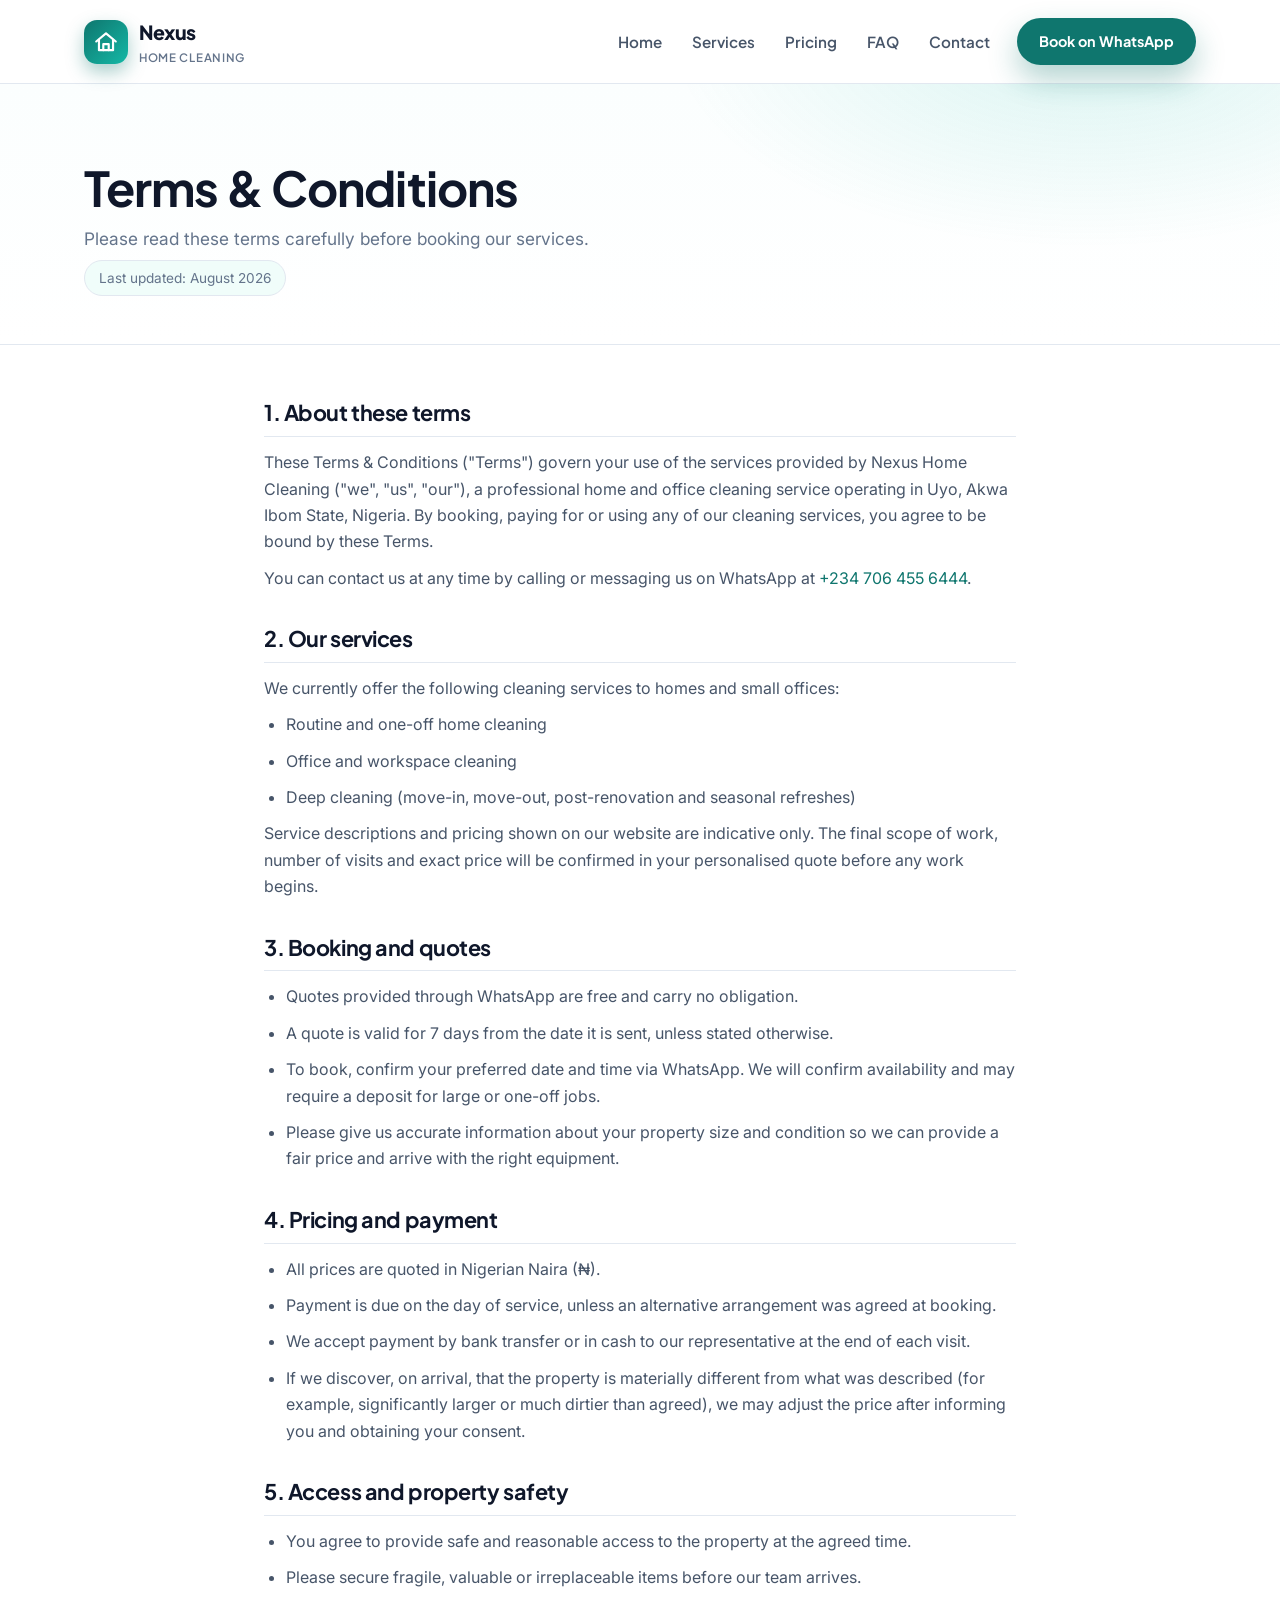
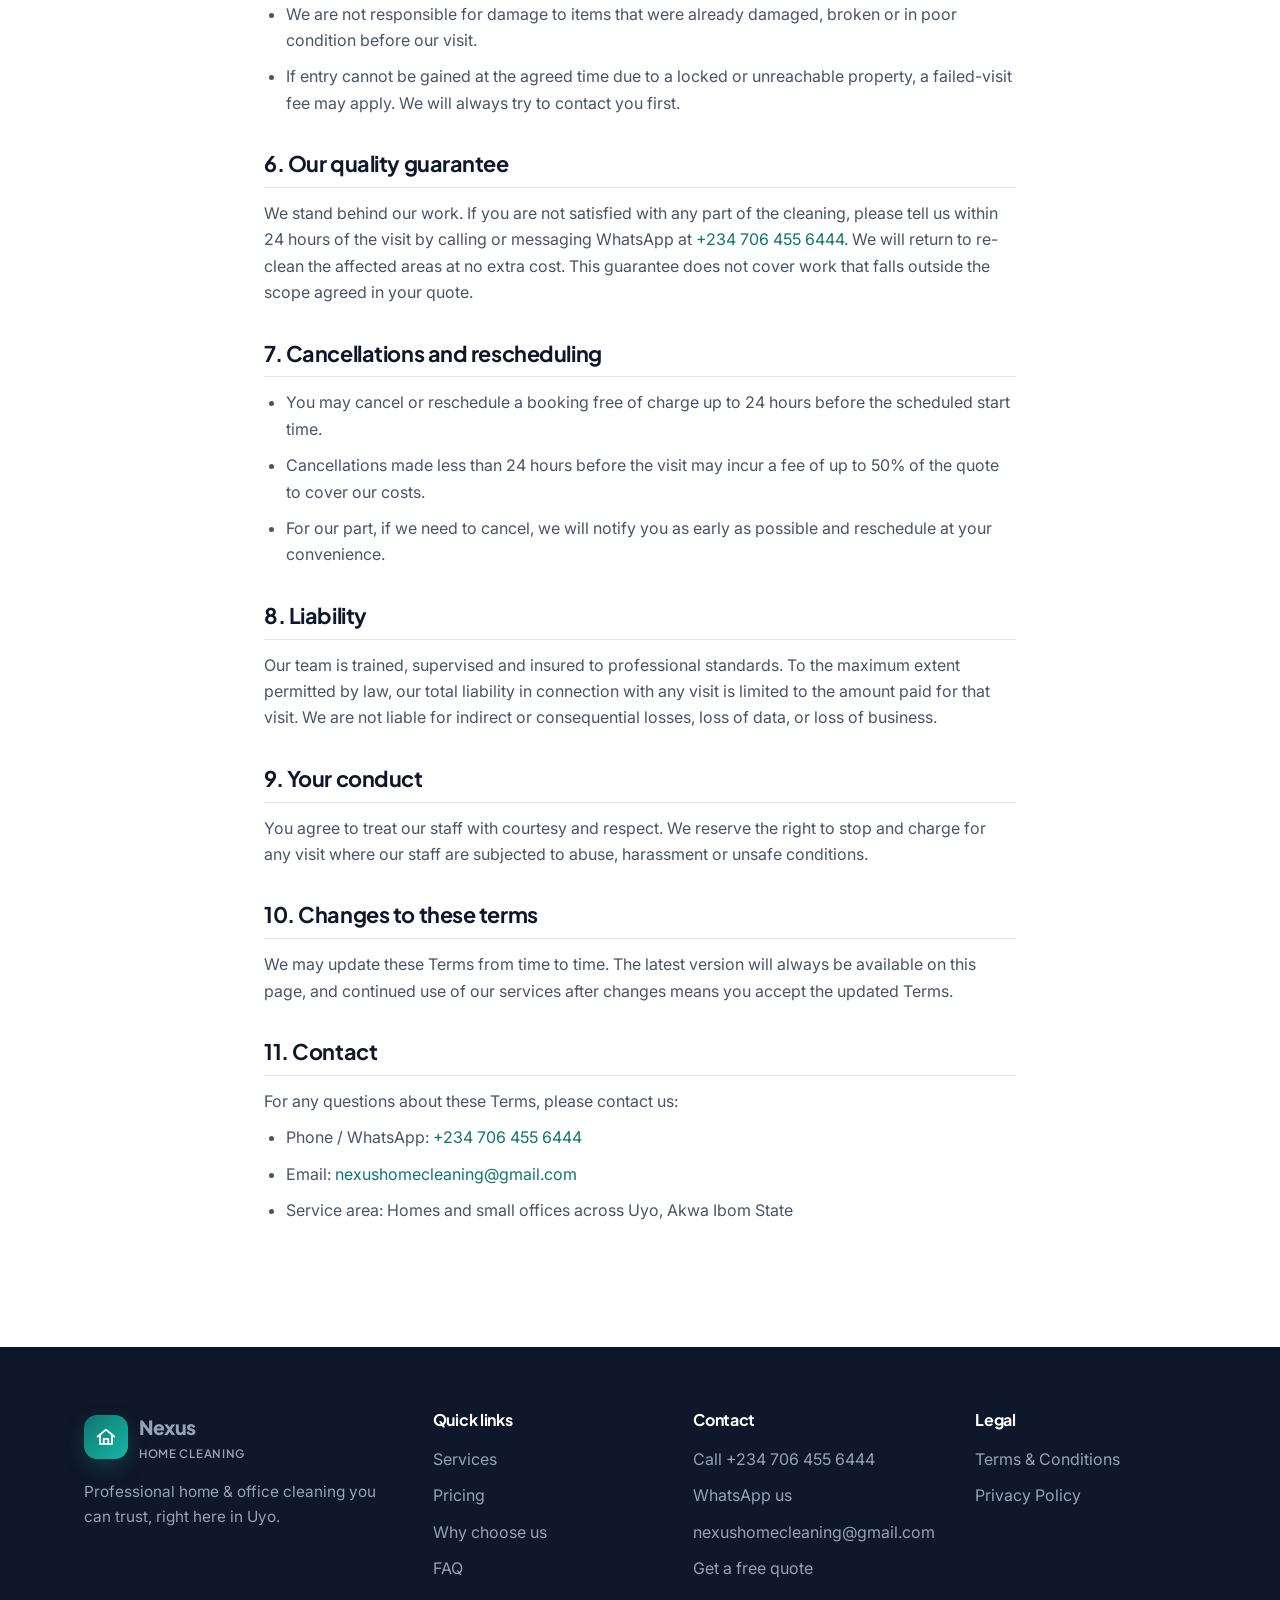
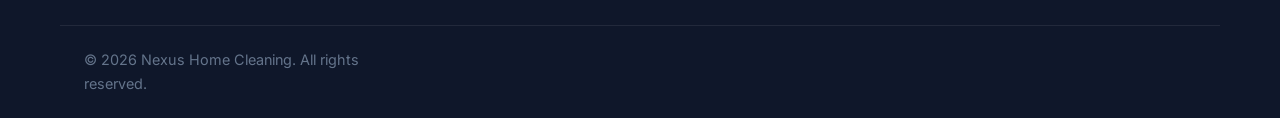
<file: terms.html>
<!DOCTYPE html>
<html lang="en">
<head>
  <meta charset="UTF-8" />
  <meta name="viewport" content="width=device-width, initial-scale=1.0" />
  <meta name="robots" content="noindex" />
  <title>Terms &amp; Conditions | Nexus Home Cleaning</title>
  <link rel="icon" type="image/svg+xml" href="favicon.svg" />
  <link rel="preconnect" href="https://fonts.googleapis.com" />
  <link rel="preconnect" href="https://fonts.gstatic.com" crossorigin />
  <link href="https://fonts.googleapis.com/css2?family=Plus+Jakarta+Sans:wght@400;500;600;700;800&family=Inter:wght@400;500;600&display=swap" rel="stylesheet" />
  <link rel="stylesheet" href="styles.css" />
</head>
<body>

  <header class="site-header" id="siteHeader">
    <div class="container nav-wrap">
      <a href="index.html" class="brand" aria-label="Nexus Home Cleaning home">
        <span class="brand-mark" aria-hidden="true">
          <svg viewBox="0 0 24 24" width="26" height="26" fill="none" stroke="currentColor" stroke-width="2" stroke-linecap="round" stroke-linejoin="round">
            <path d="M3 11.5 12 4l9 7.5" />
            <path d="M5.5 10v9.5h13V10" />
            <path d="M9.5 19.5V14h5v5.5" />
          </svg>
        </span>
        <span class="brand-text">Nexus<span>Home Cleaning</span></span>
      </a>

      <button class="nav-toggle" id="navToggle" aria-label="Toggle navigation" aria-expanded="false" aria-controls="primaryNav">
        <span></span><span></span><span></span>
      </button>

      <nav class="primary-nav" id="primaryNav" aria-label="Main navigation">
        <a href="index.html" class="nav-link">Home</a>
        <a href="index.html#services" class="nav-link">Services</a>
        <a href="index.html#pricing" class="nav-link">Pricing</a>
        <a href="index.html#faq" class="nav-link">FAQ</a>
        <a href="index.html#contact" class="nav-link">Contact</a>
        <a href="https://wa.me/2347064556444?text=Hello%20Nexus%20Home%20Cleaning!%20I%20would%20like%20to%20request%20a%20quote%20for%20cleaning%20services." class="btn btn-primary btn-sm nav-cta" target="_blank" rel="noopener">Book on WhatsApp</a>
      </nav>
    </div>
  </header>

  <section class="legal-hero">
    <div class="container">
      <h1>Terms &amp; Conditions</h1>
      <p>Please read these terms carefully before booking our services.</p>
      <span class="legal-updated">Last updated: August 2026</span>
    </div>
  </section>

  <main class="legal-body">
    <div class="container legal-wrap">

      <div class="legal-block">
        <h2>1. About these terms</h2>
        <p>
          These Terms &amp; Conditions ("Terms") govern your use of the services provided by
          Nexus Home Cleaning ("we", "us", "our"), a professional home and office cleaning
          service operating in Uyo, Akwa Ibom State, Nigeria. By booking, paying for or using
          any of our cleaning services, you agree to be bound by these Terms.
        </p>
        <p>
          You can contact us at any time by calling or messaging us on WhatsApp at
          <a href="tel:+2347064556444">+234 706 455 6444</a>.
        </p>
      </div>

      <div class="legal-block">
        <h2>2. Our services</h2>
        <p>We currently offer the following cleaning services to homes and small offices:</p>
        <ul>
          <li>Routine and one-off home cleaning</li>
          <li>Office and workspace cleaning</li>
          <li>Deep cleaning (move-in, move-out, post-renovation and seasonal refreshes)</li>
        </ul>
        <p>
          Service descriptions and pricing shown on our website are indicative only. The final
          scope of work, number of visits and exact price will be confirmed in your personalised
          quote before any work begins.
        </p>
      </div>

      <div class="legal-block">
        <h2>3. Booking and quotes</h2>
        <ul>
          <li>Quotes provided through WhatsApp are free and carry no obligation.</li>
          <li>A quote is valid for 7 days from the date it is sent, unless stated otherwise.</li>
          <li>To book, confirm your preferred date and time via WhatsApp. We will confirm availability and may require a deposit for large or one-off jobs.</li>
          <li>Please give us accurate information about your property size and condition so we can provide a fair price and arrive with the right equipment.</li>
        </ul>
      </div>

      <div class="legal-block">
        <h2>4. Pricing and payment</h2>
        <ul>
          <li>All prices are quoted in Nigerian Naira (&#8358;).</li>
          <li>Payment is due on the day of service, unless an alternative arrangement was agreed at booking.</li>
          <li>We accept payment by bank transfer or in cash to our representative at the end of each visit.</li>
          <li>If we discover, on arrival, that the property is materially different from what was described (for example, significantly larger or much dirtier than agreed), we may adjust the price after informing you and obtaining your consent.</li>
        </ul>
      </div>

      <div class="legal-block">
        <h2>5. Access and property safety</h2>
        <ul>
          <li>You agree to provide safe and reasonable access to the property at the agreed time.</li>
          <li>Please secure fragile, valuable or irreplaceable items before our team arrives.</li>
          <li>We are not responsible for damage to items that were already damaged, broken or in poor condition before our visit.</li>
          <li>If entry cannot be gained at the agreed time due to a locked or unreachable property, a failed-visit fee may apply. We will always try to contact you first.</li>
        </ul>
      </div>

      <div class="legal-block">
        <h2>6. Our quality guarantee</h2>
        <p>
          We stand behind our work. If you are not satisfied with any part of the cleaning, please
          tell us within 24 hours of the visit by calling or messaging WhatsApp at
          <a href="https://wa.me/2347064556444">+234 706 455 6444</a>. We will return to re-clean
          the affected areas at no extra cost. This guarantee does not cover work that falls
          outside the scope agreed in your quote.
        </p>
      </div>

      <div class="legal-block">
        <h2>7. Cancellations and rescheduling</h2>
        <ul>
          <li>You may cancel or reschedule a booking free of charge up to 24 hours before the scheduled start time.</li>
          <li>Cancellations made less than 24 hours before the visit may incur a fee of up to 50% of the quote to cover our costs.</li>
          <li>For our part, if we need to cancel, we will notify you as early as possible and reschedule at your convenience.</li>
        </ul>
      </div>

      <div class="legal-block">
        <h2>8. Liability</h2>
        <p>
          Our team is trained, supervised and insured to professional standards. To the maximum
          extent permitted by law, our total liability in connection with any visit is limited to
          the amount paid for that visit. We are not liable for indirect or consequential losses,
          loss of data, or loss of business.
        </p>
      </div>

      <div class="legal-block">
        <h2>9. Your conduct</h2>
        <p>
          You agree to treat our staff with courtesy and respect. We reserve the right to stop and
          charge for any visit where our staff are subjected to abuse, harassment or unsafe
          conditions.
        </p>
      </div>

      <div class="legal-block">
        <h2>10. Changes to these terms</h2>
        <p>
          We may update these Terms from time to time. The latest version will always be available
          on this page, and continued use of our services after changes means you accept the
          updated Terms.
        </p>
      </div>

      <div class="legal-block">
        <h2>11. Contact</h2>
        <p>
          For any questions about these Terms, please contact us:
        </p>
        <ul>
          <li>Phone / WhatsApp: <a href="tel:+2347064556444">+234 706 455 6444</a></li>
          <li>Email: <a href="mailto:nexushomecleaning@gmail.com">nexushomecleaning@gmail.com</a></li>
          <li>Service area: Homes and small offices across Uyo, Akwa Ibom State</li>
        </ul>
      </div>

    </div>
  </main>

  <footer class="site-footer">
    <div class="container footer-grid">
      <div>
        <a href="index.html" class="brand brand-footer">
          <span class="brand-mark" aria-hidden="true">
            <svg viewBox="0 0 24 24" width="22" height="22" fill="none" stroke="currentColor" stroke-width="2" stroke-linecap="round" stroke-linejoin="round">
              <path d="M3 11.5 12 4l9 7.5" />
              <path d="M5.5 10v9.5h13V10" />
              <path d="M9.5 19.5V14h5v5.5" />
            </svg>
          </span>
          <span class="brand-text">Nexus<span>Home Cleaning</span></span>
        </a>
        <p>Professional home &amp; office cleaning you can trust, right here in Uyo.</p>
      </div>
      <div>
        <h4>Quick links</h4>
        <ul>
          <li><a href="index.html#services">Services</a></li>
          <li><a href="index.html#pricing">Pricing</a></li>
          <li><a href="index.html#why-us">Why choose us</a></li>
          <li><a href="index.html#faq">FAQ</a></li>
        </ul>
      </div>
      <div>
        <h4>Contact</h4>
        <ul>
          <li><a href="tel:+2347064556444">Call +234 706 455 6444</a></li>
          <li><a href="https://wa.me/2347064556444" target="_blank" rel="noopener">WhatsApp us</a></li>
          <li><a href="mailto:nexushomecleaning@gmail.com">nexushomecleaning@gmail.com</a></li>
          <li><a href="index.html#contact">Get a free quote</a></li>
        </ul>
      </div>
      <div>
        <h4>Legal</h4>
        <ul>
          <li><a href="terms.html">Terms &amp; Conditions</a></li>
          <li><a href="privacy.html">Privacy Policy</a></li>
        </ul>
      </div>
    </div>
    <div class="container footer-bottom">
      <p>&copy; 2026 Nexus Home Cleaning. All rights reserved.</p>
    </div>
  </footer>

  <script src="script.js"></script>
</body>
</html>
</file>
<file: styles.css>
/* ============================================================
   Nexus Home Cleaning — Premium stylesheet
   ============================================================ */

:root {
  --clr-primary: #0f766e;
  --clr-primary-dark: #115e59;
  --clr-primary-light: #14b8a6;
  --clr-accent: #f59e0b;
  --clr-ink: #0f172a;
  --clr-body: #475569;
  --clr-muted: #64748b;
  --clr-bg: #ffffff;
  --clr-bg-soft: #f0fdfa;
  --clr-bg-alt: #0f172a;
  --clr-border: #e2e8f0;
  --wa: #25d366;
  --radius-lg: 22px;
  --radius-md: 14px;
  --radius-sm: 10px;
  --shadow-1: 0 4px 14px rgba(15, 23, 42, 0.06);
  --shadow-2: 0 18px 40px rgba(15, 23, 42, 0.12);
  --shadow-primary: 0 14px 30px rgba(15, 118, 110, 0.32);
  --font-display: "Plus Jakarta Sans", ui-sans-serif, system-ui, sans-serif;
  --font-body: "Inter", ui-sans-serif, system-ui, sans-serif;
  --container: 1160px;
}

* { box-sizing: border-box; margin: 0; padding: 0; }

html { scroll-behavior: smooth; scroll-padding-top: 92px; }

body {
  font-family: var(--font-body);
  color: var(--clr-body);
  background: var(--clr-bg);
  line-height: 1.65;
  -webkit-font-smoothing: antialiased;
  overflow-x: hidden;
}

h1, h2, h3, h4 {
  font-family: var(--font-display);
  color: var(--clr-ink);
  line-height: 1.15;
  letter-spacing: -0.02em;
}

a { color: var(--clr-primary); text-decoration: none; }
a:hover { color: var(--clr-primary-dark); }

img { max-width: 100%; display: block; }

.container { width: 100%; max-width: var(--container); margin-inline: auto; padding-inline: 24px; }

/* ---------- Buttons ---------- */
:focus-visible {
  outline: 3px solid rgba(15, 118, 110, 0.55);
  outline-offset: 2px;
  border-radius: var(--radius-sm);
}

.btn {
  display: inline-flex;
  align-items: center;
  justify-content: center;
  gap: 10px;
  font-family: var(--font-display);
  font-weight: 700;
  font-size: 1rem;
  padding: 14px 26px;
  border-radius: 999px;
  border: 2px solid transparent;
  cursor: pointer;
  transition: transform 0.2s ease, box-shadow 0.2s ease, background 0.2s ease, color 0.2s ease;
  text-align: center;
  white-space: nowrap;
}

.btn-primary {
  background: var(--clr-primary);
  color: #fff;
  box-shadow: var(--shadow-primary);
}
.btn-primary:hover {
  background: var(--clr-primary-dark);
  color: #fff;
  transform: translateY(-2px);
  box-shadow: 0 18px 34px rgba(15, 118, 110, 0.4);
}

.btn-outline {
  background: transparent;
  color: var(--clr-primary);
  border-color: rgba(15, 118, 110, 0.45);
}
.btn-outline:hover {
  background: var(--clr-bg-soft);
  border-color: var(--clr-primary);
  transform: translateY(-2px);
}

.btn-sm { padding: 10px 20px; font-size: 0.9rem; }
.btn-lg { padding: 16px 32px; font-size: 1.05rem; }
.btn-block { width: 100%; }

/* ---------- Section scaffolding ---------- */
.section { padding: 88px 0; }

.section-label {
  display: inline-block;
  font-family: var(--font-display);
  font-weight: 700;
  font-size: 0.8rem;
  letter-spacing: 0.14em;
  text-transform: uppercase;
  color: var(--clr-primary);
  background: var(--clr-bg-soft);
  border: 1px solid rgba(15, 118, 110, 0.2);
  padding: 6px 14px;
  border-radius: 999px;
  margin-bottom: 16px;
}

.section-head { max-width: 720px; margin: 0 auto 52px; text-align: center; }
.section-head h2 { font-size: clamp(1.9rem, 4vw, 2.6rem); margin-bottom: 14px; }
.section-head p { font-size: 1.08rem; color: var(--clr-muted); }

/* ============================================================
   Header / Nav
   ============================================================ */
.site-header {
  position: sticky;
  top: 0;
  z-index: 100;
  background: rgba(255, 255, 255, 0.92);
  backdrop-filter: blur(12px);
  -webkit-backdrop-filter: blur(12px);
  border-bottom: 1px solid var(--clr-border);
  transition: box-shadow 0.25s ease;
}
.site-header.scrolled { box-shadow: 0 8px 24px rgba(15, 23, 42, 0.08); }

.nav-wrap {
  display: flex;
  align-items: center;
  justify-content: space-between;
  gap: 20px;
  padding-block: 16px;
}

.brand {
  display: inline-flex;
  align-items: center;
  gap: 11px;
  color: var(--clr-ink);
}
.brand:hover { color: var(--clr-ink); }

.brand-mark {
  display: grid;
  place-items: center;
  width: 44px;
  height: 44px;
  border-radius: 13px;
  background: linear-gradient(135deg, var(--clr-primary), var(--clr-primary-light));
  color: #fff;
  box-shadow: 0 8px 18px rgba(15, 118, 110, 0.35);
}

.brand-text {
  font-family: var(--font-display);
  font-weight: 800;
  font-size: 1.22rem;
  letter-spacing: -0.02em;
}
.brand-text span { display: block; font-size: 0.72rem; font-weight: 600; color: var(--clr-muted); letter-spacing: 0.06em; text-transform: uppercase; }

.primary-nav {
  display: flex;
  align-items: center;
  gap: 4px;
}

.nav-link {
  font-family: var(--font-display);
  font-weight: 600;
  font-size: 0.95rem;
  color: var(--clr-body);
  padding: 9px 13px;
  border-radius: 10px;
  transition: color 0.2s ease, background 0.2s ease;
}
.nav-link:hover { color: var(--clr-primary); background: var(--clr-bg-soft); }

.nav-cta { margin-left: 10px; }

.nav-toggle {
  display: none;
  flex-direction: column;
  justify-content: center;
  gap: 5px;
  width: 44px;
  height: 44px;
  padding: 10px;
  background: var(--clr-bg-soft);
  border: 1px solid var(--clr-border);
  border-radius: 12px;
  cursor: pointer;
}
.nav-toggle span {
  display: block;
  height: 2px;
  width: 100%;
  background: var(--clr-ink);
  border-radius: 2px;
  transition: transform 0.25s ease, opacity 0.25s ease;
}
.nav-toggle.open span:nth-child(1) { transform: translateY(7px) rotate(45deg); }
.nav-toggle.open span:nth-child(2) { opacity: 0; }
.nav-toggle.open span:nth-child(3) { transform: translateY(-7px) rotate(-45deg); }

/* ============================================================
   Hero
   ============================================================ */
.hero {
  position: relative;
  background:
    radial-gradient(900px 460px at 12% -10%, rgba(20, 184, 166, 0.16), transparent 60%),
    radial-gradient(700px 420px at 95% 0%, rgba(245, 158, 11, 0.10), transparent 55%),
    linear-gradient(180deg, #fbfefe 0%, #ffffff 100%);
  padding: 84px 0 96px;
  overflow: hidden;
}

.hero-grid {
  display: grid;
  grid-template-columns: 1.12fr 0.88fr;
  gap: 64px;
  align-items: center;
}

.badge {
  display: inline-flex;
  align-items: center;
  gap: 8px;
  font-family: var(--font-display);
  font-weight: 600;
  font-size: 0.85rem;
  color: var(--clr-primary-dark);
  background: #ffffff;
  border: 1px solid rgba(15, 118, 110, 0.25);
  padding: 8px 16px;
  border-radius: 999px;
  margin-bottom: 22px;
  box-shadow: var(--shadow-1);
}
.badge::before {
  content: "";
  width: 8px;
  height: 8px;
  border-radius: 50%;
  background: var(--clr-primary-light);
}

.hero h1 {
  font-size: clamp(2.4rem, 5.2vw, 3.6rem);
  font-weight: 800;
  margin-bottom: 22px;
}
.hero h1 span {
  color: var(--clr-primary);
  position: relative;
}

.hero p {
  font-size: 1.14rem;
  color: var(--clr-body);
  max-width: 540px;
  margin-bottom: 30px;
}

.hero-actions {
  display: flex;
  flex-wrap: wrap;
  gap: 14px;
  margin-bottom: 32px;
}

.hero-trust { list-style: none; display: flex; flex-wrap: wrap; gap: 10px 26px; }
.hero-trust li {
  display: inline-flex;
  align-items: center;
  gap: 8px;
  font-weight: 600;
  font-size: 0.95rem;
  color: var(--clr-ink);
}
.hero-trust .check {
  display: grid;
  place-items: center;
  width: 22px;
  height: 22px;
  border-radius: 50%;
  background: var(--clr-bg-soft);
  color: var(--clr-primary);
  font-size: 0.75rem;
  border: 1px solid rgba(15, 118, 110, 0.25);
}

/* Hero quote card */
.hero-card {
  background: #ffffff;
  border: 1px solid var(--clr-border);
  border-radius: var(--radius-lg);
  padding: 34px;
  box-shadow: var(--shadow-2);
}
.hero-card-head { margin-bottom: 24px; }
.hero-card-head h2 { font-size: 1.5rem; margin-bottom: 6px; }
.hero-card-head p { font-size: 0.98rem; color: var(--clr-muted); margin: 0; }

.quote-form .field { margin-bottom: 16px; }
.quote-form label {
  display: block;
  font-family: var(--font-display);
  font-weight: 600;
  font-size: 0.88rem;
  color: var(--clr-ink);
  margin-bottom: 7px;
}
.quote-form input,
.quote-form select {
  width: 100%;
  font-family: var(--font-body);
  font-size: 1rem;
  color: var(--clr-ink);
  background: #f8fafc;
  border: 1.5px solid var(--clr-border);
  border-radius: var(--radius-sm);
  padding: 13px 15px;
  transition: border-color 0.2s ease, box-shadow 0.2s ease;
  appearance: none;
}
.quote-form select {
  background-image: url("data:image/svg+xml,%3Csvg xmlns='http://www.w3.org/2000/svg' width='16' height='16' viewBox='0 0 24 24' fill='none' stroke='%2364748b' stroke-width='2' stroke-linecap='round' stroke-linejoin='round'%3E%3Cpath d='m6 9 6 6 6-6'/%3E%3C/svg%3E");
  background-repeat: no-repeat;
  background-position: right 14px center;
  padding-right: 40px;
}
.quote-form input:focus,
.quote-form select:focus {
  outline: none;
  border-color: var(--clr-primary);
  box-shadow: 0 0 0 4px rgba(15, 118, 110, 0.12);
  background: #fff;
}

.form-note {
  margin-top: 14px;
  text-align: center;
  font-size: 0.9rem;
  color: var(--clr-muted);
}

/* ============================================================
   Intro
   ============================================================ */
.intro { background: var(--clr-bg); border-bottom: 1px solid var(--clr-border); }

.intro-grid {
  display: grid;
  grid-template-columns: 0.9fr 1.1fr;
  gap: 56px;
  align-items: center;
}
.intro-grid h2 { font-size: clamp(1.7rem, 3.4vw, 2.3rem); margin-bottom: 0; }
.intro-grid p { margin-bottom: 16px; font-size: 1.05rem; }
.intro-grid p:last-child { margin-bottom: 0; }

/* ============================================================
   How it works
   ============================================================ */
.how { background: #fff; border-bottom: 1px solid var(--clr-border); }

.steps-grid {
  display: grid;
  grid-template-columns: repeat(3, 1fr);
  gap: 26px;
  max-width: 900px;
  margin-inline: auto;
}

.step {
  position: relative;
  text-align: center;
  padding: 30px 22px;
  border-radius: var(--radius-lg);
  border: 1px solid var(--clr-border);
  background: var(--clr-bg-soft);
}
.step::after {
  content: "\2192";
  position: absolute;
  top: 42px;
  right: -24px;
  color: var(--clr-primary-light);
  font-size: 1.6rem;
  font-weight: 700;
  z-index: 1;
}
.step:last-child::after { display: none; }

.step-num {
  display: grid;
  place-items: center;
  width: 52px;
  height: 52px;
  margin: 0 auto 16px;
  border-radius: 50%;
  font-family: var(--font-display);
  font-weight: 800;
  font-size: 1.25rem;
  color: #fff;
  background: linear-gradient(135deg, var(--clr-primary), var(--clr-primary-light));
  box-shadow: 0 10px 20px rgba(15, 118, 110, 0.3);
}
.step h3 { font-size: 1.12rem; margin-bottom: 8px; }
.step p { font-size: 0.96rem; color: var(--clr-muted); }

.steps-cta { margin-top: 40px; text-align: center; }

/* ============================================================
   Services
   ============================================================ */
.services { background: var(--clr-bg); }

.cards-grid {
  display: grid;
  grid-template-columns: repeat(3, 1fr);
  gap: 26px;
}

.service-card {
  background: #fff;
  border: 1px solid var(--clr-border);
  border-radius: var(--radius-lg);
  padding: 34px 28px;
  box-shadow: var(--shadow-1);
  transition: transform 0.25s ease, box-shadow 0.25s ease, border-color 0.25s ease;
  display: flex;
  flex-direction: column;
  gap: 14px;
}
.service-card:hover {
  transform: translateY(-6px);
  box-shadow: var(--shadow-2);
  border-color: rgba(15, 118, 110, 0.35);
}

.card-icon {
  display: grid;
  place-items: center;
  width: 60px;
  height: 60px;
  border-radius: 16px;
  background: var(--clr-bg-soft);
  color: var(--clr-primary);
  margin-bottom: 4px;
}

.service-card h3 { font-size: 1.32rem; }
.service-card p { flex: 1; }

.card-tag {
  align-self: flex-start;
  font-family: var(--font-display);
  font-weight: 700;
  font-size: 0.85rem;
  color: var(--clr-primary-dark);
  background: var(--clr-bg-soft);
  border: 1px solid rgba(15, 118, 110, 0.2);
  border-radius: 999px;
  padding: 6px 14px;
}

/* ============================================================
   Why choose us
   ============================================================ */
.why {
  background:
    radial-gradient(800px 500px at 100% 0%, rgba(20, 184, 166, 0.10), transparent 60%),
    var(--clr-bg-alt);
}
.why .section-label { background: rgba(20, 184, 166, 0.12); border-color: rgba(20, 184, 166, 0.3); color: var(--clr-primary-light); }
.why .section-head h2 { color: #fff; }
.why .section-head p { color: #94a3b8; }

.features-grid {
  display: grid;
  grid-template-columns: repeat(3, 1fr);
  gap: 26px;
}

.feature {
  background: rgba(255, 255, 255, 0.04);
  border: 1px solid rgba(255, 255, 255, 0.09);
  border-radius: var(--radius-lg);
  padding: 30px 26px;
  transition: background 0.25s ease, transform 0.25s ease;
}
.feature:hover { background: rgba(255, 255, 255, 0.08); transform: translateY(-4px); }

.feature-num {
  display: inline-block;
  font-family: var(--font-display);
  font-weight: 800;
  font-size: 1.05rem;
  color: var(--clr-primary-light);
  margin-bottom: 14px;
}
.feature h3 { color: #fff; font-size: 1.12rem; margin-bottom: 8px; }
.feature p { color: #94a3b8; font-size: 0.96rem; }

/* ============================================================
   Pricing
   ============================================================ */
.pricing { background: var(--clr-bg-soft); }

.price-card {
  position: relative;
  background: #fff;
  border: 1px solid var(--clr-border);
  border-radius: var(--radius-lg);
  padding: 34px 28px;
  display: flex;
  flex-direction: column;
  gap: 16px;
  box-shadow: var(--shadow-1);
  transition: transform 0.25s ease, box-shadow 0.25s ease;
}
.price-card:hover { transform: translateY(-6px); box-shadow: var(--shadow-2); }

.price-card.featured {
  border: 2px solid var(--clr-primary);
  box-shadow: var(--shadow-primary);
}

.featured-badge {
  position: absolute;
  top: -14px;
  left: 50%;
  transform: translateX(-50%);
  font-family: var(--font-display);
  font-weight: 700;
  font-size: 0.78rem;
  letter-spacing: 0.05em;
  text-transform: uppercase;
  color: #fff;
  background: linear-gradient(135deg, var(--clr-primary), var(--clr-primary-light));
  padding: 6px 16px;
  border-radius: 999px;
  white-space: nowrap;
}

.price-card h3 { font-size: 1.25rem; }

.price {
  font-family: var(--font-display);
  font-weight: 800;
  font-size: 2.5rem;
  color: var(--clr-ink);
  letter-spacing: -0.03em;
}
.price span {
  font-size: 0.95rem;
  font-weight: 600;
  color: var(--clr-muted);
  letter-spacing: 0;
}

.price-desc { font-size: 0.98rem; color: var(--clr-muted); }

.price-list {
  list-style: none;
  margin-bottom: auto;
  display: flex;
  flex-direction: column;
  gap: 10px;
}
.price-list li {
  position: relative;
  padding-left: 28px;
  font-size: 0.96rem;
  color: var(--clr-body);
}
.price-list li::before {
  content: "\2713";
  position: absolute;
  left: 0;
  top: 0;
  display: grid;
  place-items: center;
  width: 19px;
  height: 19px;
  border-radius: 50%;
  background: var(--clr-bg-soft);
  color: var(--clr-primary);
  font-size: 0.7rem;
  font-weight: 700;
  border: 1px solid rgba(15, 118, 110, 0.25);
}

.pricing-note {
  margin-top: 36px;
  text-align: center;
  font-size: 0.95rem;
  color: var(--clr-muted);
}

/* ============================================================
   Testimonials
   ============================================================ */
.testimonials { background: #fff; }

.testimonial-grid {
  display: grid;
  grid-template-columns: repeat(3, 1fr);
  gap: 26px;
}

.testimonial {
  background: #fff;
  border: 1px solid var(--clr-border);
  border-radius: var(--radius-lg);
  padding: 32px 28px;
  box-shadow: var(--shadow-1);
  display: flex;
  flex-direction: column;
  gap: 14px;
  transition: transform 0.25s ease, box-shadow 0.25s ease;
}
.testimonial:hover { transform: translateY(-4px); box-shadow: var(--shadow-2); }

.stars { color: var(--clr-accent); font-size: 1.05rem; letter-spacing: 2px; }

.testimonial blockquote {
  font-size: 1.02rem;
  font-style: italic;
  color: var(--clr-body);
  flex: 1;
}

.testimonial figcaption { display: flex; flex-direction: column; }
.testimonial figcaption strong { font-family: var(--font-display); color: var(--clr-ink); }
.testimonial figcaption span { font-size: 0.88rem; color: var(--clr-muted); }

/* ============================================================
   FAQ
   ============================================================ */
.faq { background: var(--clr-bg-soft); }

.faq-list {
  max-width: 780px;
  margin-inline: auto;
  display: flex;
  flex-direction: column;
  gap: 14px;
}

.faq-item {
  background: #fff;
  border: 1px solid var(--clr-border);
  border-radius: var(--radius-md);
  overflow: hidden;
  transition: box-shadow 0.25s ease;
}
.faq-item[open] { box-shadow: var(--shadow-1); border-color: rgba(15, 118, 110, 0.4); }

.faq-item summary {
  list-style: none;
  cursor: pointer;
  display: flex;
  align-items: center;
  justify-content: space-between;
  gap: 16px;
  padding: 19px 22px;
  font-family: var(--font-display);
  font-weight: 700;
  font-size: 1.02rem;
  color: var(--clr-ink);
}
.faq-item summary::-webkit-details-marker { display: none; }

.faq-item summary::after {
  content: "+";
  flex-shrink: 0;
  display: grid;
  place-items: center;
  width: 28px;
  height: 28px;
  border-radius: 50%;
  background: var(--clr-bg-soft);
  color: var(--clr-primary);
  font-size: 1.2rem;
  font-weight: 700;
  border: 1px solid rgba(15, 118, 110, 0.2);
  transition: transform 0.25s ease, background 0.25s ease;
}
.faq-item[open] summary::after {
  transform: rotate(45deg);
  background: var(--clr-primary);
  color: #fff;
  border-color: var(--clr-primary);
}

.faq-answer { padding: 0 22px 20px; color: var(--clr-body); font-size: 0.99rem; }

/* ============================================================
   Contact
   ============================================================ */
.contact { background: #fff; }

.contact-card {
  background:
    radial-gradient(600px 300px at 90% -20%, rgba(20, 184, 166, 0.18), transparent 60%),
    linear-gradient(135deg, var(--clr-bg-soft), #ffffff);
  border: 1px solid rgba(15, 118, 110, 0.2);
  border-radius: var(--radius-lg);
  padding: clamp(36px, 5vw, 64px);
  box-shadow: var(--shadow-2);
  display: grid;
  grid-template-columns: 1.1fr 1fr;
  gap: 40px 48px;
  align-items: center;
}
.contact-card h2 { font-size: clamp(1.8rem, 3.6vw, 2.5rem); margin-bottom: 12px; }
.contact-card p { font-size: 1.06rem; }

.contact-actions {
  display: flex;
  flex-direction: column;
  gap: 14px;
  align-items: stretch;
}

.contact-details {
  grid-column: 1 / -1;
  display: flex;
  flex-wrap: wrap;
  gap: 14px 40px;
  border-top: 1px dashed rgba(15, 118, 110, 0.3);
  padding-top: 28px;
}
.contact-details p { font-size: 0.98rem; }

/* ============================================================
   Footer
   ============================================================ */
.site-footer {
  background: var(--clr-bg-alt);
  color: #94a3b8;
  padding-top: 64px;
}

.footer-grid {
  display: grid;
  grid-template-columns: 1.4fr 1fr 1fr 1fr;
  gap: 40px;
  padding-bottom: 44px;
}

.brand-footer { color: #fff; margin-bottom: 16px; }
.brand-footer:hover { color: #fff; }
.brand-footer .brand-text span { color: #94a3b8; }

.site-footer p { font-size: 0.96rem; max-width: 300px; }

.site-footer h4 {
  color: #fff;
  font-size: 1rem;
  margin-bottom: 16px;
}
.site-footer ul { list-style: none; display: flex; flex-direction: column; gap: 10px; }
.site-footer a { color: #94a3b8; transition: color 0.2s ease; }
.site-footer a:hover { color: var(--clr-primary-light); }

.footer-bottom {
  border-top: 1px solid rgba(255, 255, 255, 0.08);
  padding-block: 22px;
}
.footer-bottom p { font-size: 0.9rem; color: #64748b; }

/* ============================================================
   Floating WhatsApp
   ============================================================ */
.whatsapp-float {
  position: fixed;
  right: 22px;
  bottom: 22px;
  z-index: 90;
  display: grid;
  place-items: center;
  width: 58px;
  height: 58px;
  border-radius: 50%;
  background: var(--wa);
  color: #fff;
  box-shadow: 0 12px 28px rgba(37, 211, 102, 0.45);
  transition: transform 0.25s ease, box-shadow 0.25s ease;
  animation: pulse 2.4s infinite;
}
.whatsapp-float:hover { transform: scale(1.08); color: #fff; box-shadow: 0 16px 34px rgba(37, 211, 102, 0.55); }

@keyframes pulse {
  0%, 100% { box-shadow: 0 12px 28px rgba(37, 211, 102, 0.45), 0 0 0 0 rgba(37, 211, 102, 0.4); }
  50% { box-shadow: 0 12px 28px rgba(37, 211, 102, 0.45), 0 0 0 16px rgba(37, 211, 102, 0); }
}

/* ============================================================
   Legal pages (terms & privacy)
   ============================================================ */
.legal-hero {
  background:
    radial-gradient(700px 360px at 85% -20%, rgba(20, 184, 166, 0.14), transparent 60%),
    linear-gradient(180deg, #fbfefe, #ffffff);
  padding: 76px 0 48px;
  border-bottom: 1px solid var(--clr-border);
}
.legal-hero h1 { font-size: clamp(2rem, 4.4vw, 3rem); margin-bottom: 10px; }
.legal-hero p { color: var(--clr-muted); font-size: 1.08rem; }

.legal-body { padding: 56px 0 88px; background: #fff; }
.legal-body .legal-wrap { max-width: 800px; margin-inline: auto; }

.legal-block { margin-bottom: 36px; }
.legal-block h2 {
  font-size: 1.35rem;
  margin-bottom: 12px;
  padding-bottom: 10px;
  border-bottom: 1px solid var(--clr-border);
}
.legal-block p, .legal-block li { font-size: 1rem; color: var(--clr-body); margin-bottom: 10px; }
.legal-block ul, .legal-block ol { padding-left: 22px; }
.legal-block ul { list-style: disc; }

.legal-updated {
  display: inline-block;
  font-size: 0.85rem;
  color: var(--clr-muted);
  background: var(--clr-bg-soft);
  border: 1px solid var(--clr-border);
  border-radius: 999px;
  padding: 6px 14px;
  margin-top: 6px;
}

/* ============================================================
   Responsive
   ============================================================ */
@media (max-width: 1024px) {
  .hero-grid { grid-template-columns: 1fr; gap: 48px; }
  .hero-card { max-width: 560px; }
  .intro-grid { grid-template-columns: 1fr; gap: 24px; }
  .cards-grid, .features-grid, .testimonial-grid { grid-template-columns: repeat(2, 1fr); }
  .contact-card { grid-template-columns: 1fr; }
  .footer-grid { grid-template-columns: repeat(2, 1fr); }
}

@media (max-width: 768px) {
  html { scroll-padding-top: 76px; }

  .section { padding: 64px 0; }
  .nav-wrap { padding-block: 12px; }

  .nav-toggle { display: flex; }

  .primary-nav {
    position: fixed;
    inset: 0;
    top: 68px;
    flex-direction: column;
    align-items: stretch;
    justify-content: flex-start;
    gap: 8px;
    background: #fff;
    padding: 20px 24px 32px;
    box-shadow: 0 20px 40px rgba(15, 23, 42, 0.12);
    transform: translateY(-130%);
    transition: transform 0.3s ease;
    overflow-y: auto;
  }
  .primary-nav.open { transform: translateY(0); }

  .nav-link { font-size: 1.05rem; padding: 14px 16px; border-radius: 12px; }
  .nav-cta { margin: 12px 0 0; width: 100%; }

  .hero { padding: 56px 0 72px; }
  .hero-actions { flex-direction: column; }
  .hero-actions .btn { width: 100%; }

  .cards-grid, .features-grid, .testimonial-grid { grid-template-columns: 1fr; }
  .steps-grid { grid-template-columns: 1fr; gap: 18px; max-width: 480px; }
  .step::after { display: none; }
  .footer-grid { grid-template-columns: 1fr; gap: 32px; }
  .contact-actions { align-items: stretch; }
  .contact-actions .btn { width: 100%; }
  .whatsapp-float { right: 18px; bottom: 18px; width: 54px; height: 54px; }
}
</file>
